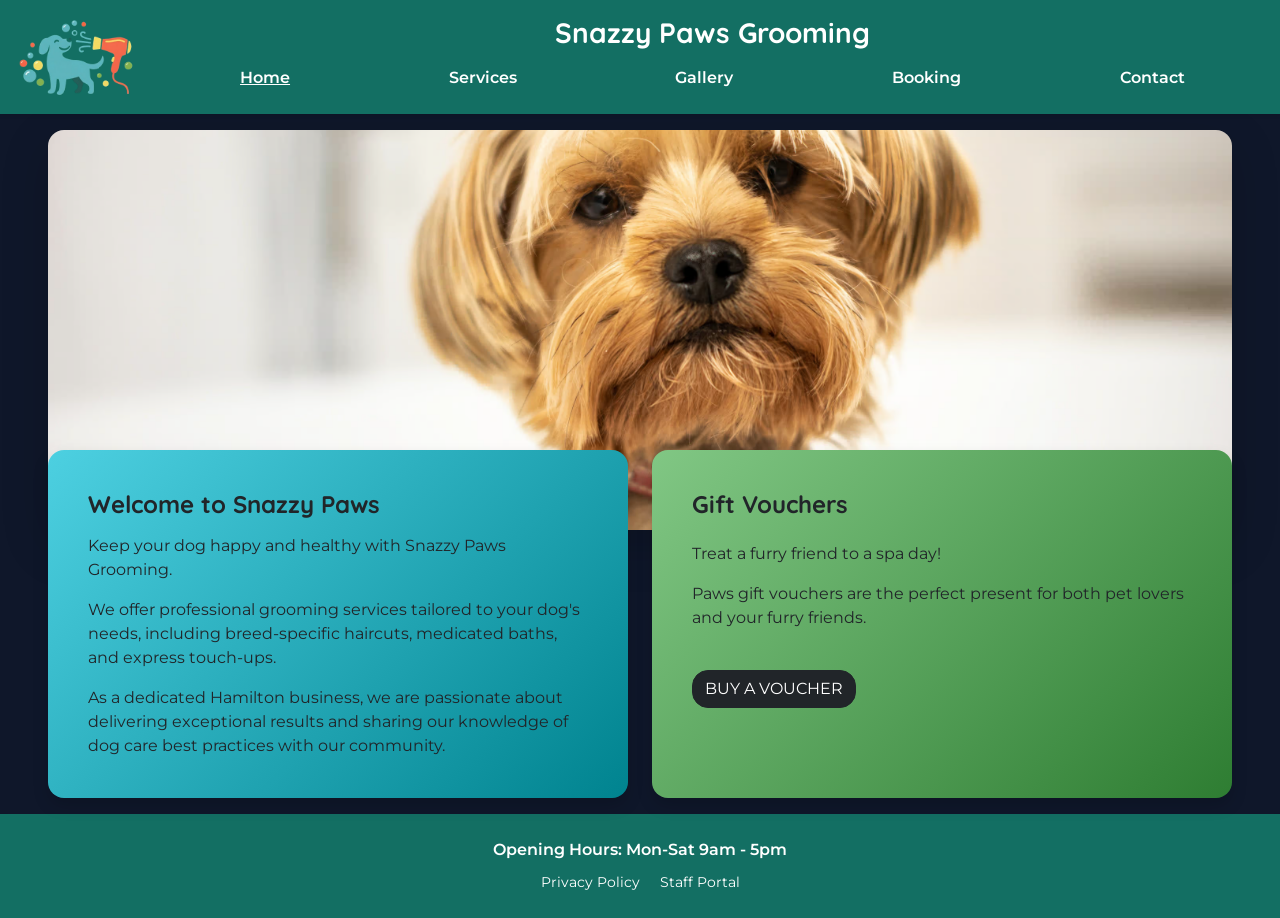
<file: index.html>
<!DOCTYPE html>
<html lang="en">

<head>
    <!-- Google Analytics tracking script -->
    <script async src="https://www.googletagmanager.com/gtag/js?id=G-SWHRCL3EZL"></script>
    <script>
        window.dataLayer = window.dataLayer || [];
        function analytics() { dataLayer.push(arguments); }
        analytics('js', new Date());

        analytics('config', 'G-SWHRCL3EZL');
    </script>

    <meta charset="UTF-8">
    <meta name="viewport" content="width=device-width, initial-scale=1.0">

    <title>Snazzy Paws</title>
    <meta name="description" content="Welcome to Snazzy Paws Grooming in Hamilton. We provide professional dog grooming services including breed-specific haircuts, medicated baths, and express touch-ups.">
    <!-- Bootstrap CSS -->
    <link href="https://cdn.jsdelivr.net/npm/bootstrap@5.3.2/dist/css/bootstrap.min.css" rel="stylesheet"
        integrity="sha384-T3c6CoIi6uLrA9TneNEoa7RxnatzjcDSCmG1MXxSR1GAsXEV/Dwwykc2MPK8M2HN" crossorigin="anonymous">
    <!-- Google Fonts -->
    <link rel="preconnect" href="https://fonts.googleapis.com">
    <link rel="preconnect" href="https://fonts.gstatic.com" crossorigin>
    <link
        href="https://fonts.googleapis.com/css2?family=Montserrat:wght@400;700&family=Quicksand:wght@400;600;700&display=swap"
        rel="stylesheet">

    <!-- Custom stylesheet -->
    <link rel="stylesheet" href="css/styles.css">
</head>

<body>

    <!-- Header and navigation bar -->
    <header class="bg-primary shadow-sm sticky-top">
        <nav class="navbar navbar-expand-md navbar-dark py-2 py-md-3">
            <div class="container-fluid px-3 align-items-center">

                <!-- Mobile logo and page title -->
                <a class="navbar-brand d-flex align-items-center me-0 d-md-none" href="#" style="max-width: 80%;">
                    <img src="images/snazzy-paws-logo.png" alt="Snazzy Paws Logo" class="logo-fluid me-2">
                    <div class="d-flex flex-column" style="min-width: 0;">
                        <h1 class="m-0 fs-fluid-title text-white lh-sm text-truncate">Snazzy Paws Grooming</h1>
                        <span class="text-uppercase fw-bold text-white mt-1" style="font-size: 0.8rem;">Home</span>
                    </div>
                </a>

                <!-- Desktop logo -->
                <a class="navbar-brand d-none d-md-flex align-items-center me-4 p-0" href="#">
                    <img src="images/snazzy-paws-logo.png" alt="Snazzy Paws Logo" class="logo-fluid">
                </a>

                <!-- Mobile menu toggle -->
                <button class="navbar-toggler border-0 px-1 shadow-none ms-auto" type="button" data-bs-toggle="collapse"
                    data-bs-target="#navbarContent" aria-controls="navbarContent" aria-expanded="false"
                    aria-label="Toggle navigation">
                    <span class="navbar-toggler-icon"></span>
                </button>

                <!-- Collapsible nav links -->
                <div class="collapse navbar-collapse flex-column align-items-stretch" id="navbarContent">

                    <!-- Desktop page heading -->
                    <h1 class="d-none d-md-block m-0 mb-2 fs-fluid-title text-white text-center">Snazzy Paws Grooming
                    </h1>

                    <ul class="navbar-nav nav-fill w-100 snazzy-nav gap-2 gap-md-0 mt-3 mt-md-0 text-center">
                        <li class="nav-item">
                            <a class="nav-link active fw-semibold" href="index.html">Home</a>
                        </li>
                        <li class="nav-item">
                            <a class="nav-link fw-semibold" href="services.html">Services</a>
                        </li>
                        <li class="nav-item">
                            <a class="nav-link fw-semibold" href="gallery.html">Gallery</a>
                        </li>
                        <li class="nav-item">
                            <a class="nav-link fw-semibold" href="booking.html">Booking</a>
                        </li>
                        <li class="nav-item">
                            <a class="nav-link fw-semibold" href="contact.html">Contact</a>
                        </li>
                    </ul>
                </div>

            </div>
        </nav>
    </header>

    <main>
        <!-- Hero image section -->
        <section class="container-xxl pb-2 px-5 mt-3">
            <img src="images/hero-image.avif" alt="Hero Image" class="w-100 rounded-4 shadow-lg object-fit-cover"
                style="max-height: 400px;">
        </section>

        <!-- Main feature cards -->
        <div class="container-fluid position-relative z-2 px-5" style="margin-top: -7rem;">
            <div class="row row-cols-1 row-cols-md-2 g-4 mb-3">

                <div class="col">
                    <div class="card h-100 shadow rounded-4 border-0 p-4 card-1 text-dark">
                        <div class="card-body">
                            <h2 class="card-title fw-bold">Welcome to Snazzy Paws</h2>
                            <p class="card-text mt-3 bs-body-font-family">Keep your dog happy and healthy with Snazzy
                                Paws Grooming.</p>
                            <p class="card-text bs-body-font-family"> We offer professional grooming services tailored
                                to your dog's needs, including breed-specific haircuts, medicated baths, and express
                                touch-ups.</p>
                            <p class="card-text bs-body-font-family"> As a dedicated Hamilton business, we are
                                passionate about delivering exceptional results and sharing our knowledge of dog care
                                best practices with our community.</p>
                        </div>
                    </div>
                </div>

                <div class="col">
                    <div class="card h-100 shadow rounded-4 border-0 p-4 card-2 text-dark">
                        <div class="card-body d-flex flex-column">
                            <h2 class="card-title fw-bold">Gift Vouchers</h2>
                            <p class="card-text mt-3">Treat a furry friend to a spa day!</p>
                            <p class="card-text">Paws gift vouchers are the perfect present for both pet lovers and your
                                furry friends.</p>

                            <!-- Opens voucher modal -->
                            <button type="button" class="btn btn-dark mt-4 align-self-start rounded-4"
                                data-bs-toggle="modal" data-bs-target="#voucherModal">
                                BUY A VOUCHER
                            </button>
                        </div>
                    </div>
                </div>

            </div>
        </div>
    </main>

    <!-- Voucher purchase modal -->
    <div class="modal fade" id="voucherModal" tabindex="-1" aria-labelledby="voucherModalLabel" aria-hidden="true">
        <div class="modal-dialog modal-dialog-centered modal-fullscreen-md-down modal-lg">
            <div class="modal-content border-0 shadow card-2">

                <form action="#voucher-success" method="GET" class="d-flex flex-column h-100">

                    <div class="modal-header border-0 pb-0">
                        <h5 class="modal-title fw-bold fs-3 text-dark" id="voucherModalLabel">Purchase a Voucher</h5>
                        <button type="button" class="btn-close" data-bs-dismiss="modal" aria-label="Close"></button>
                    </div>

                    <div class="modal-body text-dark">
                        <div class="row g-3">
                            <div class="col-12">
                                <label for="buyer-name" class="form-label fw-semibold">Your Name</label>
                                <input id="buyer-name" name="buyer-name" type="text"
                                    class="form-control bg-white border-0 text-dark p-3 shadow-sm" required>
                            </div>

                            <div class="col-12">
                                <label for="email" class="form-label fw-semibold">Your Email Address</label>
                                <input id="email" type="email" name="email"
                                    class="form-control bg-white border-0 text-dark p-3 shadow-sm" required>
                            </div>

                            <div class="col-12">
                                <label for="amount" class="form-label fw-semibold">Select Voucher Amount</label>
                                <select id="amount" name="amount"
                                    class="form-select bg-white border-0 text-dark p-3 shadow-sm" required>
                                    <option value="" disabled selected>Select Voucher Amount</option>
                                    <option value="50">$50</option>
                                    <option value="100">$100</option>
                                    <option value="150">$150</option>
                                </select>
                            </div>

                            <div class="col-12">
                                <label for="recipient" class="form-label fw-semibold">Recipient's Name</label>
                                <input id="recipient" type="text" name="recipient"
                                    class="form-control bg-white border-0 text-dark p-3 shadow-sm" required>
                            </div>

                            <div class="col-12">
                                <label for="recipient-email" class="form-label fw-semibold">Recipient's Email
                                    (Optional)</label>
                                <input id="recipient-email" type="email" name="recipient-email"
                                    class="form-control bg-white border-0 text-dark p-3 shadow-sm">
                            </div>

                            <div class="col-12">
                                <label for="message" class="form-label fw-semibold">Add a custom message...</label>
                                <textarea id="message" name="message" rows="4"
                                    class="form-control bg-white border-0 text-dark p-3 shadow-sm"></textarea>
                            </div>
                        </div>
                    </div>

                    <div class="modal-footer border-0 pt-0">
                        <button type="button" class="btn btn-dark" data-bs-dismiss="modal">Cancel</button>
                        <button type="submit" class="btn btn-primary">Buy Voucher</button>
                    </div>

                </form>

            </div>
        </div>
    </div>

    <!-- Footer with links -->
    <footer class="bg-primary py-4 shadow-sm d-flex flex-column align-items-center justify-content-center">
        <section class="m-0 text-white text-center">
            <p class="fw-semibold m-0">Opening Hours: Mon-Sat 9am - 5pm</p>
            <div class="mt-2">
                <a href="privacy.html" class="text-white text-decoration-none me-3 small">Privacy Policy</a>
                <a href="staff/roster.html" class="text-white text-decoration-none small">Staff Portal</a>
            </div>
        </section>
    </footer>

    <!-- Bootstrap JavaScript bundle -->
    <script src="https://cdn.jsdelivr.net/npm/bootstrap@5.3.2/dist/js/bootstrap.bundle.min.js"
        integrity="sha384-C6RzsynM9kWDrMNeT87bh95OGNyZPhcTNXj1NW7RuBCsyN/o0jlpcV8Qyq46cDfL"
        crossorigin="anonymous"></script>
</body>

</html>
</file>
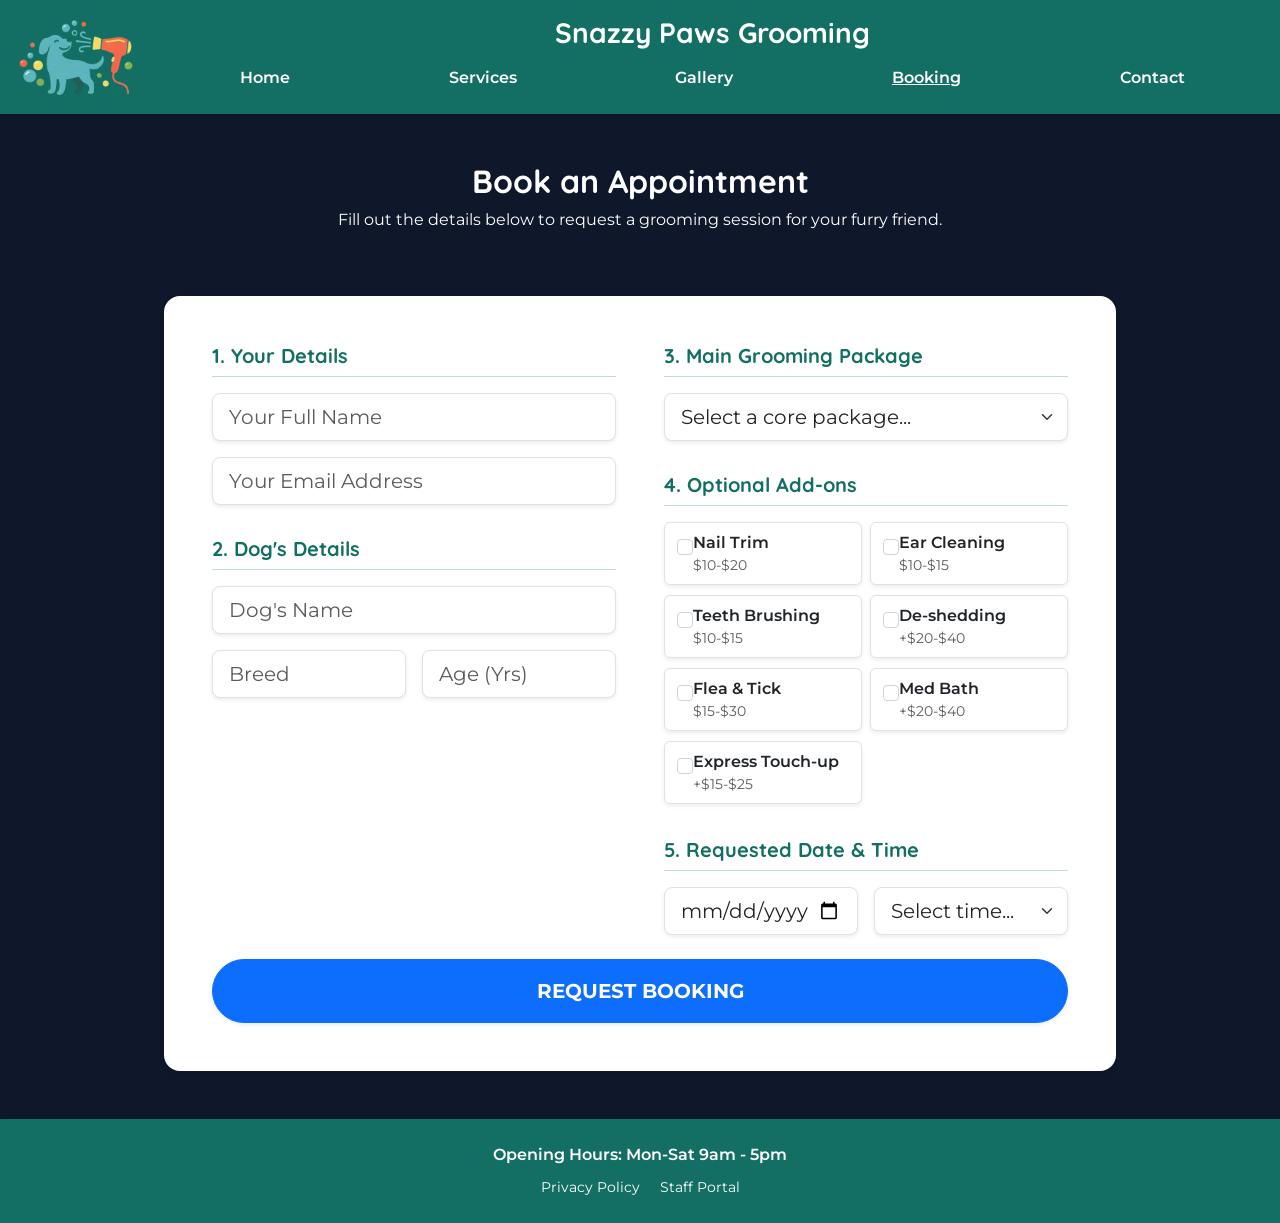
<file: booking.html>
<!DOCTYPE html>
<html lang="en">

<head>
    <!-- Google Analytics tracking script -->
    <script async src="https://www.googletagmanager.com/gtag/js?id=G-SWHRCL3EZL"></script>
    <script>
        window.dataLayer = window.dataLayer || [];
        function analytics() { dataLayer.push(arguments); }
        analytics('js', new Date());

        analytics('config', 'G-SWHRCL3EZL');
    </script>

    <meta charset="UTF-8">
    <meta name="viewport" content="width=device-width, initial-scale=1.0">
    <title>Snazzy Paws Grooming - Booking</title>
    <meta name="description"
        content="Schedule your dog's next grooming session at Snazzy Paws. Choose from our professional bath, brush, and haircut packages to keep your pet looking great.">

    <!-- Bootstrap CSS -->
    <link href="https://cdn.jsdelivr.net/npm/bootstrap@5.3.2/dist/css/bootstrap.min.css" rel="stylesheet"
        integrity="sha384-T3c6CoIi6uLrA9TneNEoa7RxnatzjcDSCmG1MXxSR1GAsXEV/Dwwykc2MPK8M2HN" crossorigin="anonymous">
    <!-- Google Fonts -->
    <link rel="preconnect" href="https://fonts.googleapis.com">
    <link rel="preconnect" href="https://fonts.gstatic.com" crossorigin>
    <link
        href="https://fonts.googleapis.com/css2?family=Montserrat:wght@400;700&family=Quicksand:wght@400;600;700&display=swap"
        rel="stylesheet">
    <!-- Custom stylesheet -->
    <link rel="stylesheet" href="css/styles.css">
</head>

<body>

    <!-- Page header and navigation -->
    <header class="bg-primary shadow-sm sticky-top">
        <nav class="navbar navbar-expand-md navbar-dark py-2 py-md-3">
            <div class="container-fluid px-3 align-items-center">
                <a class="navbar-brand d-flex align-items-center me-0 d-md-none" href="#" style="max-width: 80%;">
                    <img src="images/snazzy-paws-logo.png" alt="Snazzy Paws Logo" class="logo-fluid me-2">
                    <div class="d-flex flex-column" style="min-width: 0;">
                        <h1 class="m-0 fs-fluid-title text-white lh-sm text-truncate">Snazzy Paws Grooming</h1>
                        <span class="text-uppercase fw-bold text-white mt-1" style="font-size: 0.8rem;">Booking</span>
                    </div>
                </a>
                <a class="navbar-brand d-none d-md-flex align-items-center me-4 p-0" href="#">
                    <img src="images/snazzy-paws-logo.png" alt="Snazzy Paws Logo" class="logo-fluid">
                </a>
                <button class="navbar-toggler border-0 px-1 shadow-none ms-auto" type="button" data-bs-toggle="collapse"
                    data-bs-target="#navbarContent">
                    <span class="navbar-toggler-icon"></span>
                </button>
                <div class="collapse navbar-collapse flex-column align-items-stretch" id="navbarContent">
                    <h1 class="d-none d-md-block m-0 mb-2 fs-fluid-title text-white text-center">Snazzy Paws Grooming
                    </h1>
                    <ul class="navbar-nav nav-fill w-100 snazzy-nav gap-2 gap-md-0 mt-3 mt-md-0 text-center">
                        <li class="nav-item"><a class="nav-link fw-semibold" href="index.html">Home</a></li>
                        <li class="nav-item"><a class="nav-link fw-semibold" href="services.html">Services</a></li>
                        <li class="nav-item"><a class="nav-link fw-semibold" href="gallery.html">Gallery</a></li>
                        <li class="nav-item"><a class="nav-link active fw-semibold" href="booking.html"
                                aria-current="page">Booking</a></li>
                        <li class="nav-item"><a class="nav-link fw-semibold" href="contact.html">Contact</a></li>
                    </ul>
                </div>
            </div>
        </nav>
    </header>

    <main>
        <section class="text-center py-5">
            <h2>Book an Appointment</h2>
            <p>Fill out the details below to request a grooming session for your furry friend.</p>
        </section>

        <div class="container px-4 pb-5" style="max-width: 1000px;">
            <div class="card shadow-sm rounded-4 border-0 p-4 p-md-5 bg-white">

                <div id="booking-success" class="alert alert-success text-center d-none shadow-sm rounded-4 py-5"
                    role="alert">
                    <h2 class="alert-heading fw-bold mb-3">Booking Requested! 🐾</h2>
                    <p class="fs-5">Thank you! We have received your request and will contact you shortly to confirm
                        your appointment time.</p>
                    <button type="button" class="btn btn-primary rounded-pill px-4 mt-3 fw-bold"
                        onclick="location.reload()">Book Another</button>
                </div>

                <!-- Booking form starts here -->
                <form id="the-booking-form" class="needs-validation" novalidate>
                    <div class="row g-4 g-lg-5">

                        <!-- Column 1: Customer and dog details -->
                        <div class="col-12 col-lg-6 d-flex flex-column gap-3">
                            <h3 class="h5 text-primary border-bottom border-primary border-opacity-25 pb-2 m-0 fw-bold">
                                1. Your Details</h3>
                            <div>
                                <input type="text" class="form-control form-control-lg bg-white text-dark shadow-sm"
                                    aria-label="Your Full Name" name="owner_name" placeholder="Your Full Name" required>
                                <div class="invalid-feedback">Please enter your full name.</div>
                            </div>
                            <div>
                                <input type="email" class="form-control form-control-lg bg-white text-dark shadow-sm"
                                    aria-label="Your Email Address" name="owner_email" placeholder="Your Email Address"
                                    required>
                                <div class="invalid-feedback">Please enter a valid email address.</div>
                            </div>

                            <h3
                                class="h5 text-primary border-bottom border-primary border-opacity-25 pb-2 m-0 mt-3 fw-bold">
                                2. Dog's Details</h3>
                            <div>
                                <input type="text" class="form-control form-control-lg bg-white text-dark shadow-sm"
                                    aria-label="Dog's Name" name="dog_name" placeholder="Dog's Name" required>
                                <div class="invalid-feedback">Please enter your dog's name.</div>
                            </div>

                            <div class="row g-3">
                                <div class="col-12 col-sm-6">
                                    <input type="text" class="form-control form-control-lg bg-white text-dark shadow-sm"
                                        aria-label="Dog's Breed" name="dog_breed" placeholder="Breed" required>
                                    <div class="invalid-feedback">Please enter a breed.</div>
                                </div>
                                <div class="col-12 col-sm-6">
                                    <input type="number"
                                        class="form-control form-control-lg bg-white text-dark shadow-sm"
                                        aria-label="Dog's Age in Years" name="dog_age" placeholder="Age (Yrs)" min="0"
                                        max="30" required>
                                    <div class="invalid-feedback">Please enter a valid age.</div>
                                </div>
                            </div>
                        </div>

                        <!-- Column 2: Package selection and appointment time -->
                        <div class="col-12 col-lg-6 d-flex flex-column gap-3">
                            <h3 class="h5 text-primary border-bottom border-primary border-opacity-25 pb-2 m-0 fw-bold">
                                3. Main Grooming Package</h3>
                            <div>
                                <select class="form-select form-select-lg bg-white text-dark shadow-sm"
                                    aria-label="Core Package" name="main_service" required>
                                    <option value="" disabled selected>Select a core package...</option>
                                    <option value="bath_brush">Bath and Brush ($25-$50)</option>
                                    <option value="haircut">Haircut Package ($45-$85)</option>
                                    <option value="full_groom">Full Grooming Package ($60-$120)</option>
                                    <option value="puppy">Puppy Package ($30-$60)</option>
                                    <option value="senior">Senior Dog Package ($40-$80)</option>
                                    <option value="spa">Luxury Spa Package ($75-$150)</option>
                                    <option value="special">Special-Breed Cut (Consultation)</option>
                                </select>
                                <div class="invalid-feedback">Please select a primary package.</div>
                            </div>

                            <h3
                                class="h5 text-primary border-bottom border-primary border-opacity-25 pb-2 m-0 mt-3 fw-bold">
                                4. Optional Add-ons</h3>
                            <div class="row g-2">
                                <div class="col-12 col-sm-6">
                                    <div class="form-check p-2 rounded border bg-white shadow-sm">
                                        <input class="form-check-input ms-1 mt-2" type="checkbox" name="addon"
                                            value="nails" id="addonNails">
                                        <label class="form-check-label ms-2 d-flex flex-column text-dark"
                                            for="addonNails">
                                            <span class="fw-semibold">Nail Trim</span>
                                            <span class="small text-muted">$10-$20</span>
                                        </label>
                                    </div>
                                </div>
                                <div class="col-12 col-sm-6">
                                    <div class="form-check p-2 rounded border bg-white shadow-sm">
                                        <input class="form-check-input ms-1 mt-2" type="checkbox" name="addon"
                                            value="ears" id="addonEars">
                                        <label class="form-check-label ms-2 d-flex flex-column text-dark"
                                            for="addonEars">
                                            <span class="fw-semibold">Ear Cleaning</span>
                                            <span class="small text-muted">$10-$15</span>
                                        </label>
                                    </div>
                                </div>
                                <div class="col-12 col-sm-6">
                                    <div class="form-check p-2 rounded border bg-white shadow-sm">
                                        <input class="form-check-input ms-1 mt-2" type="checkbox" name="addon"
                                            value="teeth" id="addonTeeth">
                                        <label class="form-check-label ms-2 d-flex flex-column text-dark"
                                            for="addonTeeth">
                                            <span class="fw-semibold">Teeth Brushing</span>
                                            <span class="small text-muted">$10-$15</span>
                                        </label>
                                    </div>
                                </div>
                                <div class="col-12 col-sm-6">
                                    <div class="form-check p-2 rounded border bg-white shadow-sm">
                                        <input class="form-check-input ms-1 mt-2" type="checkbox" name="addon"
                                            value="deshed" id="addonDeshed">
                                        <label class="form-check-label ms-2 d-flex flex-column text-dark"
                                            for="addonDeshed">
                                            <span class="fw-semibold">De-shedding</span>
                                            <span class="small text-muted">+$20-$40</span>
                                        </label>
                                    </div>
                                </div>
                                <div class="col-12 col-sm-6">
                                    <div class="form-check p-2 rounded border bg-white shadow-sm">
                                        <input class="form-check-input ms-1 mt-2" type="checkbox" name="addon"
                                            value="flea" id="addonFlea">
                                        <label class="form-check-label ms-2 d-flex flex-column text-dark"
                                            for="addonFlea">
                                            <span class="fw-semibold">Flea & Tick</span>
                                            <span class="small text-muted">$15-$30</span>
                                        </label>
                                    </div>
                                </div>
                                <div class="col-12 col-sm-6">
                                    <div class="form-check p-2 rounded border bg-white shadow-sm">
                                        <input class="form-check-input ms-1 mt-2" type="checkbox" name="addon"
                                            value="medicated" id="addonMed">
                                        <label class="form-check-label ms-2 d-flex flex-column text-dark"
                                            for="addonMed">
                                            <span class="fw-semibold">Med Bath</span>
                                            <span class="small text-muted">+$20-$40</span>
                                        </label>
                                    </div>
                                </div>
                                <div class="col-12 col-sm-6">
                                    <div class="form-check p-2 rounded border bg-white shadow-sm">
                                        <input class="form-check-input ms-1 mt-2" type="checkbox" name="addon"
                                            value="express" id="addonExpress">
                                        <label class="form-check-label ms-2 d-flex flex-column text-dark"
                                            for="addonExpress">
                                            <span class="fw-semibold">Express Touch-up</span>
                                            <span class="small text-muted">+$15-$25</span>
                                        </label>
                                    </div>
                                </div>
                            </div>

                            <h3
                                class="h5 text-primary border-bottom border-primary border-opacity-25 pb-2 m-0 mt-3 fw-bold">
                                5. Requested Date & Time</h3>
                            <div class="row g-3">
                                <div class="col-12 col-sm-6">
                                    <input type="date" class="form-control form-control-lg bg-white text-dark shadow-sm"
                                        aria-label="Appointment date" name="appt_date" id="apptDate" required>
                                    <div class="invalid-feedback" id="date-feedback">Please select a valid future date
                                        (Mon-Sat).</div>
                                </div>
                                <div class="col-12 col-sm-6">
                                    <select class="form-select form-select-lg bg-white text-dark shadow-sm"
                                        aria-label="Appointment time" name="appt_time" required>
                                        <option value="" disabled selected>Select time...</option>
                                        <option value="09:00">09:00 AM</option>
                                        <option value="09:30">09:30 AM</option>
                                        <option value="10:00">10:00 AM</option>
                                        <option value="10:30">10:30 AM</option>
                                        <option value="11:00">11:00 AM</option>
                                        <option value="11:30">11:30 AM</option>
                                        <option value="12:00">12:00 PM</option>
                                        <option value="12:30">12:30 PM</option>
                                        <option value="13:00">01:00 PM</option>
                                        <option value="13:30">01:30 PM</option>
                                        <option value="14:00">02:00 PM</option>
                                        <option value="14:30">02:30 PM</option>
                                        <option value="15:00">03:00 PM</option>
                                        <option value="15:30">03:30 PM</option>
                                        <option value="16:00">04:00 PM</option>
                                        <option value="16:30">04:30 PM</option>
                                        <option value="17:00">05:00 PM</option>
                                    </select>
                                    <div class="invalid-feedback">Please select a time.</div>
                                </div>
                            </div>
                        </div>
                    </div>

                    <!-- Submit button for booking request -->
                    <button type="submit"
                        class="btn btn-primary btn-lg w-100 mt-4 rounded-pill fw-bold shadow-sm py-3 text-uppercase">Request
                        Booking</button>
                </form>
            </div>
        </div>
    </main>

    <!-- Footer with opening hours and links -->
    <footer class="bg-primary py-4 shadow-sm d-flex flex-column align-items-center justify-content-center">
        <section class="m-0 text-white text-center">
            <p class="fw-semibold m-0">Opening Hours: Mon-Sat 9am - 5pm</p>
            <div class="mt-2">
                <a href="privacy.html" class="text-white text-decoration-none me-3 small">Privacy Policy</a>
                <a href="roster.html" class="text-white text-decoration-none small">Staff Portal</a>
            </div>
        </section>
    </footer>

    <!-- Bootstrap JavaScript bundle -->
    <script src="https://cdn.jsdelivr.net/npm/bootstrap@5.3.2/dist/js/bootstrap.bundle.min.js"
        integrity="sha384-C6RzsynM9kWDrMNeT87bh95OGNyZPhcTNXj1NW7RuBCsyN/o0jlpcV8Qyq46cDfL"
        crossorigin="anonymous"></script>
    <!-- Booking form validation and submit handling -->
    <script>
        (function () {
            'use strict'

            var form = document.getElementById('the-booking-form');
            var successMessage = document.getElementById('booking-success');
            var dateInput = document.getElementById('apptDate');
            var dateFeedback = document.getElementById('date-feedback');

            // Set minimum selectable date to today
            var today = new Date();
            var dd = String(today.getDate()).padStart(2, '0');
            var mm = String(today.getMonth() + 1).padStart(2, '0');
            var yyyy = today.getFullYear();
            var minDate = yyyy + '-' + mm + '-' + dd;
            dateInput.setAttribute('min', minDate);

            // Custom validation: prevent Sunday booking
            dateInput.addEventListener('input', function () {
                var selectedDateValue = this.value;
                if (selectedDateValue) {
                    var parts = selectedDateValue.split('-');
                    var localDate = new Date(parts[0], parts[1] - 1, parts[2]);

                    if (localDate.getDay() === 0) {
                        this.setCustomValidity('We are closed on Sundays.');
                        dateFeedback.textContent = 'We are closed on Sundays. Please select a day between Monday and Saturday.';
                    } else {
                        this.setCustomValidity('');
                        dateFeedback.textContent = 'Please select a valid future date (Mon-Sat).';
                    }
                }
            });

            // Handle form submission and show success message
            form.addEventListener('submit', function (event) {
                event.preventDefault();
                event.stopPropagation();

                if (form.checkValidity()) {
                    form.classList.add('d-none');
                    successMessage.classList.remove('d-none');
                    window.scrollTo({ top: 0, behavior: 'smooth' });
                }

                form.classList.add('was-validated');
            }, false);
        })()
    </script>
</body>

</html>
</file>
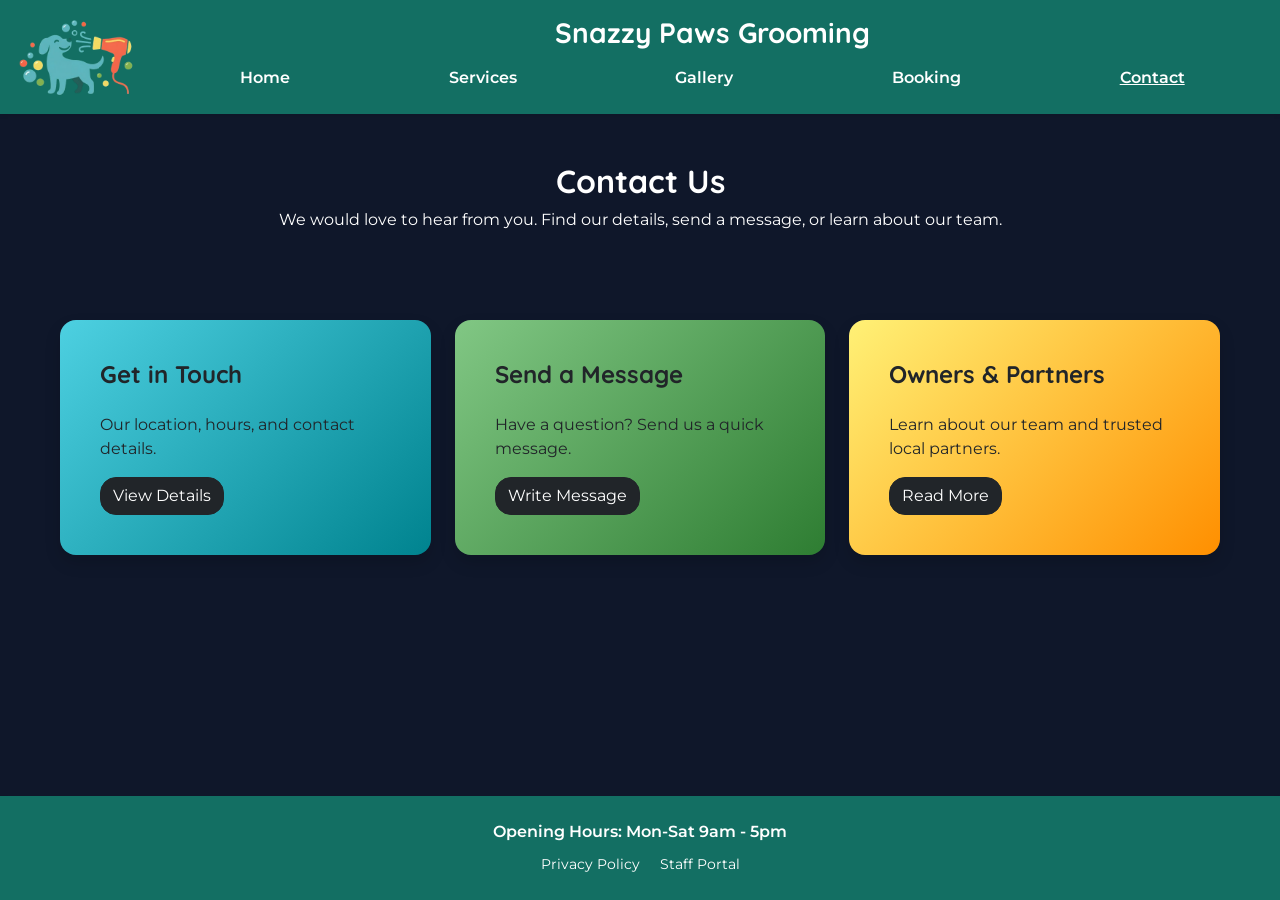
<file: contact.html>
<!DOCTYPE html>
<html lang="en">

<head>
    <!-- Google Analytics tracking script -->
    <script async src="https://www.googletagmanager.com/gtag/js?id=G-SWHRCL3EZL"></script>
    <script>
        window.dataLayer = window.dataLayer || [];
        function analytics() { dataLayer.push(arguments); }
        analytics('js', new Date());

        analytics('config', 'G-SWHRCL3EZL');
    </script>
    <meta charset="UTF-8">
    <meta name="viewport" content="width=device-width, initial-scale=1.0">
    <title>Snazzy Paws Grooming - Contact</title>
    <meta name="description"
        content="Get in touch with Snazzy Paws Grooming. Find our salon location, opening hours, and contact details to ask questions or book your dog's next spa day.">

    <!-- Bootstrap CSS -->
    <link href="https://cdn.jsdelivr.net/npm/bootstrap@5.3.2/dist/css/bootstrap.min.css" rel="stylesheet"
        integrity="sha384-T3c6CoIi6uLrA9TneNEoa7RxnatzjcDSCmG1MXxSR1GAsXEV/Dwwykc2MPK8M2HN" crossorigin="anonymous">
    <!-- Google Fonts -->
    <link rel="preconnect" href="https://fonts.googleapis.com">
    <link rel="preconnect" href="https://fonts.gstatic.com" crossorigin>
    <link
        href="https://fonts.googleapis.com/css2?family=Montserrat:wght@400;700&family=Quicksand:wght@400;600;700&display=swap"
        rel="stylesheet">
    <!-- Custom stylesheet -->
    <link rel="stylesheet" href="css/styles.css">
</head>

<body class="d-flex flex-column min-vh-100">

    <!-- Page header and navigation -->
    <header class="bg-primary shadow-sm sticky-top">
        <nav class="navbar navbar-expand-md navbar-dark py-2 py-md-3">
            <div class="container-fluid px-3 align-items-center">
                <a class="navbar-brand d-flex align-items-center me-0 d-md-none" href="#" style="max-width: 80%;">
                    <img src="images/snazzy-paws-logo.png" alt="Snazzy Paws Logo" class="logo-fluid me-2">
                    <div class="d-flex flex-column" style="min-width: 0;">
                        <h1 class="m-0 fs-fluid-title text-white lh-sm text-truncate">Snazzy Paws Grooming</h1>
                        <span class="text-uppercase fw-bold text-white mt-1" style="font-size: 0.8rem;">Contact</span>
                    </div>
                </a>
                <a class="navbar-brand d-none d-md-flex align-items-center me-4 p-0" href="#">
                    <img src="images/snazzy-paws-logo.png" alt="Snazzy Paws Logo" class="logo-fluid">
                </a>
                <button class="navbar-toggler border-0 px-1 shadow-none ms-auto" type="button" data-bs-toggle="collapse"
                    data-bs-target="#navbarContent">
                    <span class="navbar-toggler-icon"></span>
                </button>
                <div class="collapse navbar-collapse flex-column align-items-stretch" id="navbarContent">
                    <h1 class="d-none d-md-block m-0 mb-2 fs-fluid-title text-white text-center">Snazzy Paws Grooming
                    </h1>
                    <ul class="navbar-nav nav-fill w-100 snazzy-nav gap-2 gap-md-0 mt-3 mt-md-0 text-center">
                        <li class="nav-item"><a class="nav-link fw-semibold" href="index.html">Home</a></li>
                        <li class="nav-item"><a class="nav-link fw-semibold" href="services.html">Services</a></li>
                        <li class="nav-item"><a class="nav-link fw-semibold" href="gallery.html">Gallery</a></li>
                        <li class="nav-item"><a class="nav-link fw-semibold" href="booking.html">Booking</a></li>
                        <li class="nav-item"><a class="nav-link active fw-semibold" href="contact.html"
                                aria-current="page">Contact</a></li>
                    </ul>
                </div>
            </div>
        </nav>
    </header>

    <main class="flex-grow-1">
        <!-- Page intro section -->
        <section class="text-center py-5">
            <h2>Contact Us</h2>
            <p>We would love to hear from you. Find our details, send a message, or learn about our team.</p>
        </section>

        <!-- Card actions for contact options -->
        <div class="container-fluid position-relative z-2 px-5">
            <div class="row row-cols-1 row-cols-md-3 g-4 mb-3 card-wrapper">

                <div class="col">
                    <div class="card h-100 shadow rounded-4 border-0 p-4 card-1 text-dark">
                        <div class="card-body d-flex flex-column">
                            <h2 class="card-title fw-bold">Get in Touch</h2>
                            <p class="card-text mt-3">Our location, hours, and contact details.</p>
                            <button type="button" class="btn btn-dark mt-auto align-self-start rounded-4"
                                data-bs-toggle="modal" data-bs-target="#modal-contact-info">View Details</button>
                        </div>
                    </div>
                </div>

                <div class="col">
                    <div class="card h-100 shadow rounded-4 border-0 p-4 card-2 text-dark">
                        <div class="card-body d-flex flex-column">
                            <h2 class="card-title fw-bold">Send a Message</h2>
                            <p class="card-text mt-3">Have a question? Send us a quick message.</p>
                            <button type="button" class="btn btn-dark mt-auto align-self-start rounded-4"
                                data-bs-toggle="modal" data-bs-target="#modal-contact-message">Write Message</button>
                        </div>
                    </div>
                </div>

                <div class="col">
                    <div class="card h-100 shadow rounded-4 border-0 p-4 card-3 text-dark">
                        <div class="card-body d-flex flex-column">
                            <h2 class="card-title fw-bold">Owners & Partners</h2>
                            <p class="card-text mt-3">Learn about our team and trusted local partners.</p>
                            <button type="button" class="btn btn-dark mt-auto align-self-start rounded-4"
                                data-bs-toggle="modal" data-bs-target="#modal-contact-about">Read More</button>
                        </div>
                    </div>
                </div>

            </div>
        </div>
    </main>

    <!-- Modals -->

    <!-- Contact Info Modal: shows address, phone, email, and map -->
    <div class="modal fade" id="modal-contact-info" tabindex="-1">
        <div class="modal-dialog modal-fullscreen">
            <div class="modal-content border-0 shadow card-1 p-4 position-relative text-dark">
                <button type="button"
                    class="btn btn-dark rounded-circle position-absolute top-0 end-0 m-3 shadow d-flex align-items-center justify-content-center"
                    style="width: 40px; height: 40px; z-index: 1050;" data-bs-dismiss="modal"
                    aria-label="Close">✕</button>
                <div class="mt-4 pt-2 w-100 mx-auto" style="max-width: 800px;">
                    <h2>Get in Touch</h2>
                    <p>Our location, hours, and contact details.</p>

                    <ul class="list-unstyled mt-4 fs-5 lh-lg fw-semibold text-dark">
                        <li class="mb-2">📍 Formation Dr The Base Parade, Te Rapa, Hamilton 3200, NZ</li>
                        <li class="mb-2">📞 (07) 555-1234</li>
                        <li class="mb-2">✉️ hello@snazzypaws.co.nz</li>
                    </ul>

                    <div class="rounded-4 overflow-hidden mt-4 shadow-sm bg-white p-1">
                        <iframe
                            src="https://maps.google.com/maps?q=Formation+Dr,+The+Base+Parade,+Te+Rapa,+Hamilton+3200,+NZ&output=embed"
                            allowfullscreen="" title="Google Maps location of Snazzy Paws Grooming"
                            class="w-100 border-0 rounded-3" style="height: 350px;"></iframe>
                    </div>

                    <button type="button" class="btn btn-dark rounded-4 mt-4" data-bs-dismiss="modal">Close</button>
                </div>
            </div>
        </div>
    </div>

    <!-- Message Form Modal: send a quick message to the salon -->
    <div class="modal fade" id="modal-contact-message" tabindex="-1">
        <div class="modal-dialog modal-fullscreen">
            <div class="modal-content border-0 shadow card-2 p-4 position-relative text-dark">
                <button type="button"
                    class="btn btn-dark rounded-circle position-absolute top-0 end-0 m-3 shadow d-flex align-items-center justify-content-center"
                    style="width: 40px; height: 40px; z-index: 1050;" data-bs-dismiss="modal"
                    aria-label="Close">✕</button>
                <div class="mt-4 pt-2 w-100 mx-auto" style="max-width: 800px;">
                    <h2>Send a Message</h2>
                    <p>Have a question? Send us a quick message.</p>

                    <div id="message-success"
                        class="alert alert-success text-center d-none shadow-sm rounded-4 mt-4 py-4" role="alert">
                        <h3 class="alert-heading fw-bold mb-3">Message Sent! 🐾</h3>
                        <p class="mb-4">Thank you! We have received your inquiry and will respond shortly.</p>
                        <button type="button" class="btn btn-primary rounded-pill px-4 fw-bold"
                            onclick="document.getElementById('message-success').classList.add('d-none'); document.getElementById('the-contact-form').classList.remove('d-none'); document.getElementById('the-contact-form').reset();">Send
                            Another</button>
                    </div>

                    <form id="the-contact-form" class="mt-4 needs-validation" novalidate>
                        <div class="d-flex flex-column gap-3">
                            <div>
                                <input type="text"
                                    class="form-control form-control-lg bg-white text-dark shadow-sm border-0"
                                    aria-label="Your Name" name="name" placeholder="Your Name" required>
                                <div class="invalid-feedback text-dark fw-bold">Please enter your name.</div>
                            </div>
                            <div>
                                <input type="email"
                                    class="form-control form-control-lg bg-white text-dark shadow-sm border-0"
                                    aria-label="Your Email Address" name="email" placeholder="Your Email Address"
                                    required>
                                <div class="invalid-feedback text-dark fw-bold">Please enter a valid email address.
                                </div>
                            </div>
                            <div>
                                <textarea aria-label="Your Message" name="message"
                                    placeholder="Type your message here..." rows="5"
                                    class="form-control form-control-lg bg-white text-dark shadow-sm border-0"
                                    style="resize: vertical;" required></textarea>
                                <div class="invalid-feedback text-dark fw-bold">Please enter a message.</div>
                            </div>
                            <button type="submit"
                                class="btn btn-primary btn-lg w-100 mt-2 rounded-pill fw-bold shadow-sm py-3 text-uppercase">Send
                                Message</button>
                        </div>
                    </form>

                    <button type="button" class="btn btn-dark rounded-4 mt-4" data-bs-dismiss="modal">Close</button>
                </div>
            </div>
        </div>
    </div>

    <!-- About Us Modal: team and local partner details -->
    <div class="modal fade" id="modal-contact-about" tabindex="-1">
        <div class="modal-dialog modal-fullscreen">
            <div class="modal-content border-0 shadow card-3 p-4 position-relative text-dark">
                <button type="button"
                    class="btn btn-dark rounded-circle position-absolute top-0 end-0 m-3 shadow d-flex align-items-center justify-content-center"
                    style="width: 40px; height: 40px; z-index: 1050;" data-bs-dismiss="modal"
                    aria-label="Close">✕</button>
                <div class="mt-4 pt-2 w-100 mx-auto" style="max-width: 800px;">
                    <h2>Owners & Partners</h2>

                    <div class="mt-4">
                        <h3 class="h4 fw-bold">About Our Team</h3>
                        <p class="fs-5">Snazzy Paws Grooming is proudly owned and operated by passionate pet lovers
                            dedicated to providing top-tier, stress-free care for your furry best friends.</p>

                        <h3 class="h4 fw-bold mt-4 pt-2">Our Local Partners</h3>
                        <ul class="list-unstyled custom-paws-list mt-3">
                            <li><strong class="text-dark">Te Rapa Vet Clinic:</strong> Trusted veterinary care located
                                in the same shopping centre.</li>
                            <li><strong class="text-dark">Te Rapa Pet's R Us:</strong> Premium food and accessories for
                                healthy pets.</li>
                            <li><strong class="text-dark">Fur-real Training:</strong> Expert behavioral classes and
                                puppy school.</li>
                        </ul>
                    </div>

                    <button type="button" class="btn btn-dark rounded-4 mt-4" data-bs-dismiss="modal">Close</button>
                </div>
            </div>
        </div>
    </div>

    <!-- Footer with opening hours and links -->
    <footer class="bg-primary py-4 shadow-sm d-flex flex-column align-items-center justify-content-center">
        <section class="m-0 text-white text-center">
            <p class="fw-semibold m-0">Opening Hours: Mon-Sat 9am - 5pm</p>
            <div class="mt-2">
                <a href="privacy.html" class="text-white text-decoration-none me-3 small">Privacy Policy</a>
                <a href="roster.html" class="text-white text-decoration-none small">Staff Portal</a>
            </div>
        </section>
    </footer>

    <!-- Bootstrap JavaScript bundle -->
    <script src="https://cdn.jsdelivr.net/npm/bootstrap@5.3.2/dist/js/bootstrap.bundle.min.js"
        integrity="sha384-C6RzsynM9kWDrMNeT87bh95OGNyZPhcTNXj1NW7RuBCsyN/o0jlpcV8Qyq46cDfL"
        crossorigin="anonymous"></script>

    <!-- Message form validation and success handling -->
    <script>
        (function () {
            'use strict'
            var form = document.getElementById('the-contact-form')
            var successMessage = document.getElementById('message-success')

            form.addEventListener('submit', function (event) {
                event.preventDefault()
                event.stopPropagation()

                if (form.checkValidity()) {
                    form.classList.add('d-none')
                    successMessage.classList.remove('d-none')
                }

                form.classList.add('was-validated')
            }, false)
        })()
    </script>
</body>

</html>
</file>
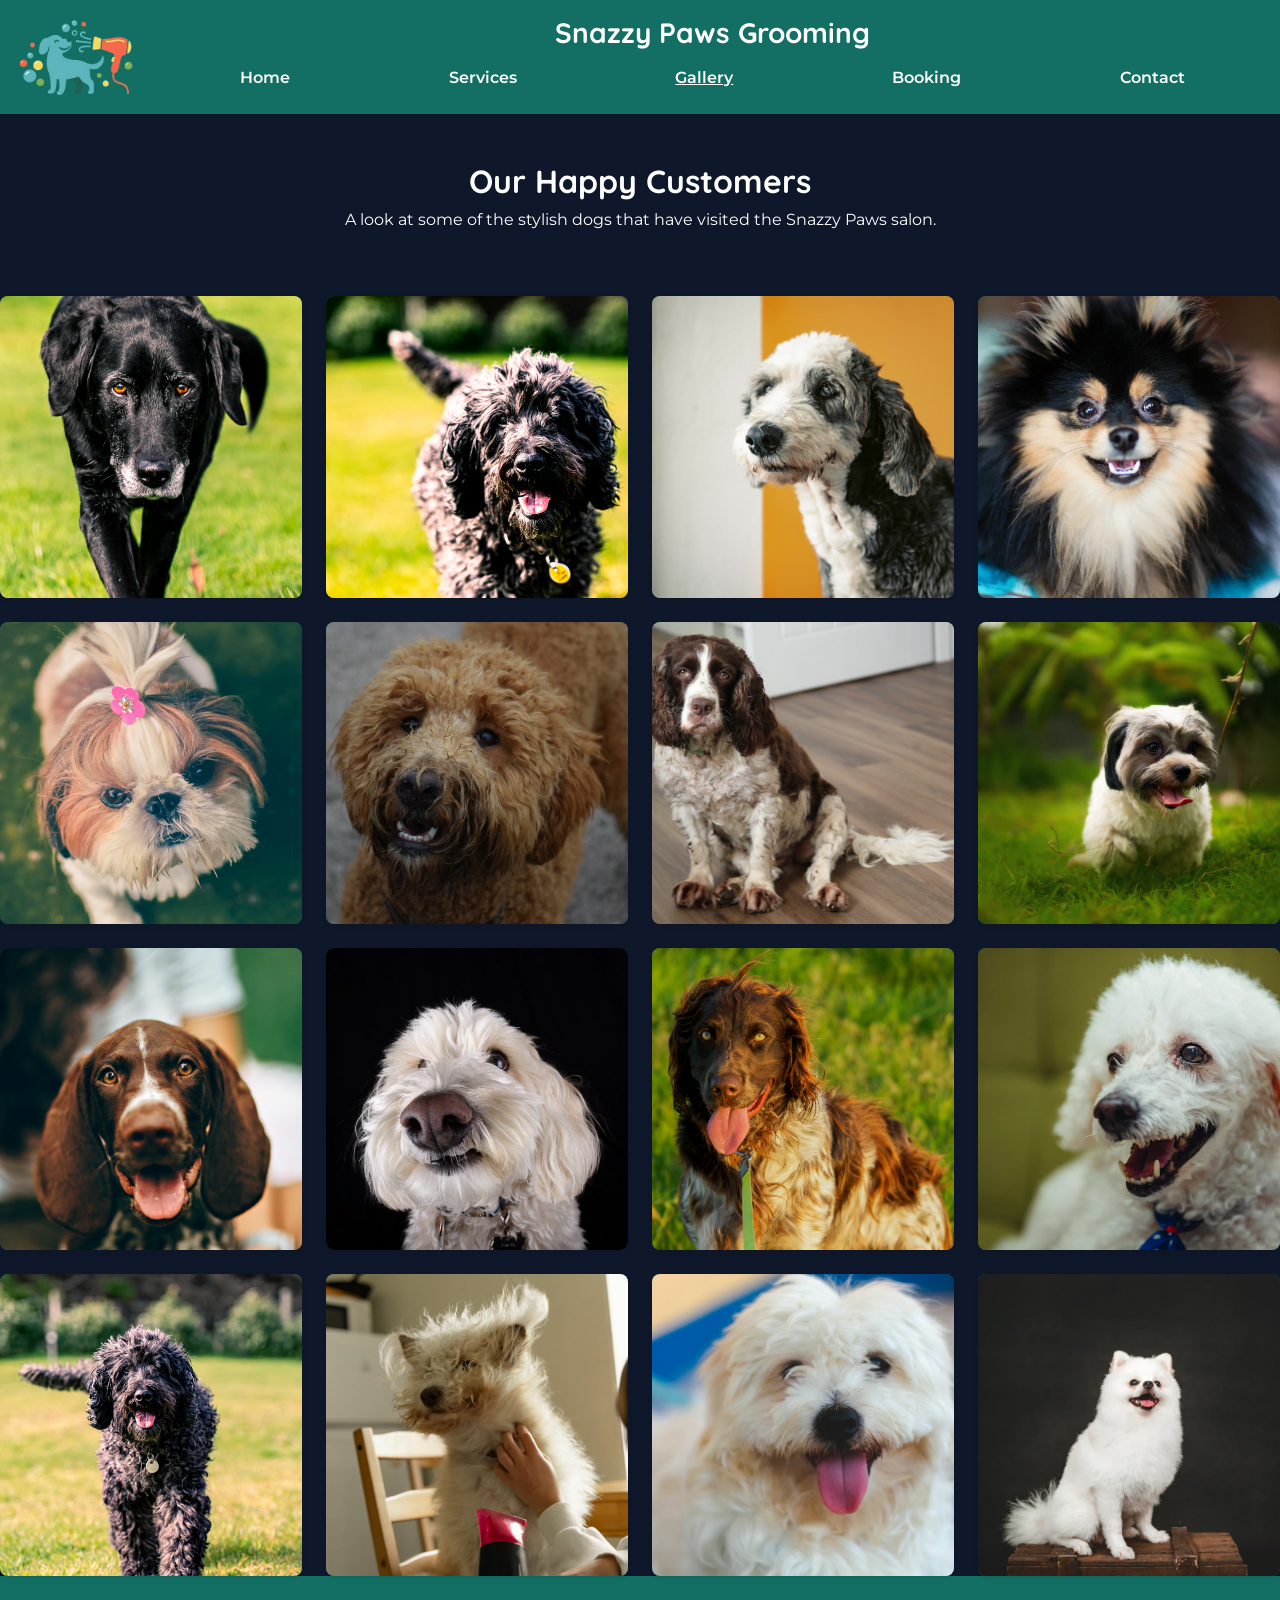
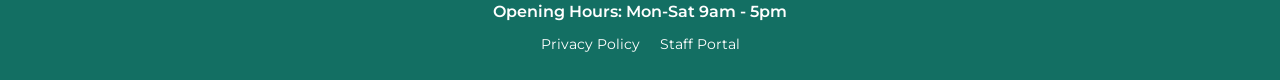
<file: gallery.html>
<!DOCTYPE html>
<html lang="en">

<head>
    <!-- Google Analytics tracking script -->
    <script async src="https://www.googletagmanager.com/gtag/js?id=G-SWHRCL3EZL"></script>
    <script>
        window.dataLayer = window.dataLayer || [];
        function analytics() { dataLayer.push(arguments); }
        analytics('js', new Date());

        analytics('config', 'G-SWHRCL3EZL');
    </script>

    <meta charset="UTF-8">
    <meta name="viewport" content="width=device-width, initial-scale=1.0">
    <title>Snazzy Paws Grooming - Gallery</title>
    <meta name="description"
        content="Check out our gallery of happy, stylish dogs at Snazzy Paws Grooming. Browse our past styling work and book your pet's next spa appointment with us today.">

    <!-- Bootstrap CSS -->
    <link href="https://cdn.jsdelivr.net/npm/bootstrap@5.3.2/dist/css/bootstrap.min.css" rel="stylesheet"
        integrity="sha384-T3c6CoIi6uLrA9TneNEoa7RxnatzjcDSCmG1MXxSR1GAsXEV/Dwwykc2MPK8M2HN" crossorigin="anonymous">
    <!-- Google Fonts -->
    <link rel="preconnect" href="https://fonts.googleapis.com">
    <link rel="preconnect" href="https://fonts.gstatic.com" crossorigin>
    <link
        href="https://fonts.googleapis.com/css2?family=Montserrat:wght@400;700&family=Quicksand:wght@400;600;700&display=swap"
        rel="stylesheet">
    <!-- Custom stylesheet -->
    <link rel="stylesheet" href="css/styles.css">
</head>

<body>

    <!-- Page header and navigation -->
    <header class="bg-primary shadow-sm sticky-top">
        <nav class="navbar navbar-expand-md navbar-dark py-2 py-md-3">
            <div class="container-fluid px-3 align-items-center">
                <a class="navbar-brand d-flex align-items-center me-0 d-md-none" href="#" style="max-width: 80%;">
                    <img src="images/snazzy-paws-logo.png" alt="Snazzy Paws Logo" class="logo-fluid me-2">
                    <div class="d-flex flex-column" style="min-width: 0;">
                        <h1 class="m-0 fs-fluid-title text-white lh-sm text-truncate">Snazzy Paws Grooming</h1>
                        <span class="text-uppercase fw-bold text-white mt-1" style="font-size: 0.8rem;">Gallery</span>
                    </div>
                </a>
                <a class="navbar-brand d-none d-md-flex align-items-center me-4 p-0" href="#">
                    <img src="images/snazzy-paws-logo.png" alt="Snazzy Paws Logo" class="logo-fluid">
                </a>
                <button class="navbar-toggler border-0 px-1 shadow-none ms-auto" type="button" data-bs-toggle="collapse"
                    data-bs-target="#navbarContent">
                    <span class="navbar-toggler-icon"></span>
                </button>
                <div class="collapse navbar-collapse flex-column align-items-stretch" id="navbarContent">
                    <h1 class="d-none d-md-block m-0 mb-2 fs-fluid-title text-white text-center">Snazzy Paws Grooming
                    </h1>
                    <ul class="navbar-nav nav-fill w-100 snazzy-nav gap-2 gap-md-0 mt-3 mt-md-0 text-center">
                        <li class="nav-item"><a class="nav-link fw-semibold" href="index.html">Home</a></li>
                        <li class="nav-item"><a class="nav-link fw-semibold" href="services.html">Services</a></li>
                        <li class="nav-item"><a class="nav-link active fw-semibold" href="gallery.html">Gallery</a></li>
                        <li class="nav-item"><a class="nav-link fw-semibold" href="booking.html">Booking</a></li>
                        <li class="nav-item"><a class="nav-link fw-semibold" href="contact.html">Contact</a></li>
                    </ul>
                </div>
            </div>
        </nav>
    </header>

    <main>
        <!-- Gallery intro section -->
        <section class="text-center py-5">
            <h2>Our Happy Customers</h2>
            <p>A look at some of the stylish dogs that have visited the Snazzy Paws salon.</p>
        </section>

        <!-- Gallery grid container -->
            <div class="row row-cols-1 row-cols-md-2 row-cols-lg-4 g-4">

                <div class="col">
                    <figure class="ratio ratio-1x1 rounded-3 shadow-sm overflow-hidden m-0 grid-item">
                        <picture>
                            <source srcset="images/gallery-dog-1.avif" type="image/avif">
                            <img src="images/gallery-dog-1.jpg" alt="A freshly groomed dog"
                                class="object-fit-cover gallery-img w-100 h-100">
                        </picture>
                    </figure>
                </div>
                <div class="col">
                    <figure class="ratio ratio-1x1 rounded-3 shadow-sm overflow-hidden m-0 grid-item">
                        <picture>
                            <source srcset="images/gallery-dog-2.avif" type="image/avif">
                            <img src="images/gallery-dog-2.jpg" alt="A freshly groomed dog"
                                class="object-fit-cover gallery-img w-100 h-100">
                        </picture>
                    </figure>
                </div>
                <div class="col">
                    <figure class="ratio ratio-1x1 rounded-3 shadow-sm overflow-hidden m-0 grid-item">
                        <picture>
                            <source srcset="images/gallery-dog-3.avif" type="image/avif">
                            <img src="images/gallery-dog-3.jpg" alt="A freshly groomed dog"
                                class="object-fit-cover gallery-img w-100 h-100">
                        </picture>
                    </figure>
                </div>
                <div class="col">
                    <figure class="ratio ratio-1x1 rounded-3 shadow-sm overflow-hidden m-0 grid-item">
                        <picture>
                            <source srcset="images/gallery-dog-4.avif" type="image/avif">
                            <img src="images/gallery-dog-4.jpg" alt="A freshly groomed dog"
                                class="object-fit-cover gallery-img w-100 h-100">
                        </picture>
                    </figure>
                </div>
                <div class="col">
                    <figure class="ratio ratio-1x1 rounded-3 shadow-sm overflow-hidden m-0 grid-item">
                        <picture>
                            <source srcset="images/gallery-dog-5.avif" type="image/avif">
                            <img src="images/gallery-dog-5.jpg" alt="A freshly groomed dog"
                                class="object-fit-cover gallery-img w-100 h-100">
                        </picture>
                    </figure>
                </div>
                <div class="col">
                    <figure class="ratio ratio-1x1 rounded-3 shadow-sm overflow-hidden m-0 grid-item">
                        <picture>
                            <source srcset="images/gallery-dog-6.avif" type="image/avif">
                            <img src="images/gallery-dog-6.jpg" alt="A freshly groomed dog"
                                class="object-fit-cover gallery-img w-100 h-100">
                        </picture>
                    </figure>
                </div>
                <div class="col">
                    <figure class="ratio ratio-1x1 rounded-3 shadow-sm overflow-hidden m-0 grid-item">
                        <picture>
                            <source srcset="images/gallery-dog-7.avif" type="image/avif">
                            <img src="images/gallery-dog-7.jpg" alt="A freshly groomed dog"
                                class="object-fit-cover gallery-img w-100 h-100">
                        </picture>
                    </figure>
                </div>
                <div class="col">
                    <figure class="ratio ratio-1x1 rounded-3 shadow-sm overflow-hidden m-0 grid-item">
                        <picture>
                            <source srcset="images/gallery-dog-8.avif" type="image/avif">
                            <img src="images/gallery-dog-8.jpg" alt="A freshly groomed dog"
                                class="object-fit-cover gallery-img w-100 h-100">
                        </picture>
                    </figure>
                </div>
                <div class="col">
                    <figure class="ratio ratio-1x1 rounded-3 shadow-sm overflow-hidden m-0 grid-item">
                        <picture>
                            <source srcset="images/gallery-dog-9.avif" type="image/avif">
                            <img src="images/gallery-dog-9.jpg" alt="A freshly groomed dog"
                                class="object-fit-cover gallery-img w-100 h-100">
                        </picture>
                    </figure>
                </div>
                <div class="col">
                    <figure class="ratio ratio-1x1 rounded-3 shadow-sm overflow-hidden m-0 grid-item">
                        <picture>
                            <source srcset="images/gallery-dog-10.avif" type="image/avif">
                            <img src="images/gallery-dog-10.jpg" alt="A freshly groomed dog"
                                class="object-fit-cover gallery-img w-100 h-100">
                        </picture>
                    </figure>
                </div>
                <div class="col">
                    <figure class="ratio ratio-1x1 rounded-3 shadow-sm overflow-hidden m-0 grid-item">
                        <picture>
                            <source srcset="images/gallery-dog-11.avif" type="image/avif">
                            <img src="images/gallery-dog-11.jpg" alt="A freshly groomed dog"
                                class="object-fit-cover gallery-img w-100 h-100">
                        </picture>
                    </figure>
                </div>
                <div class="col">
                    <figure class="ratio ratio-1x1 rounded-3 shadow-sm overflow-hidden m-0 grid-item">
                        <picture>
                            <source srcset="images/gallery-dog-12.avif" type="image/avif">
                            <img src="images/gallery-dog-12.jpg" alt="A freshly groomed dog"
                                class="object-fit-cover gallery-img w-100 h-100">
                        </picture>
                    </figure>
                </div>
                <div class="col">
                    <figure class="ratio ratio-1x1 rounded-3 shadow-sm overflow-hidden m-0 grid-item">
                        <picture>
                            <source srcset="images/gallery-dog-13.avif" type="image/avif">
                            <img src="images/gallery-dog-13.jpg" alt="A freshly groomed dog"
                                class="object-fit-cover gallery-img w-100 h-100">
                        </picture>
                    </figure>
                </div>
                <div class="col">
                    <figure class="ratio ratio-1x1 rounded-3 shadow-sm overflow-hidden m-0 grid-item">
                        <picture>
                            <source srcset="images/gallery-dog-14.avif" type="image/avif">
                            <img src="images/gallery-dog-14.jpg" alt="A freshly groomed dog"
                                class="object-fit-cover gallery-img w-100 h-100">
                        </picture>
                    </figure>
                </div>
                <div class="col">
                    <figure class="ratio ratio-1x1 rounded-3 shadow-sm overflow-hidden m-0 grid-item">
                        <picture>
                            <source srcset="images/gallery-dog-15.avif" type="image/avif">
                            <img src="images/gallery-dog-15.jpg" alt="A freshly groomed dog"
                                class="object-fit-cover gallery-img w-100 h-100">
                        </picture>
                    </figure>
                </div>
                <div class="col">
                    <figure class="ratio ratio-1x1 rounded-3 shadow-sm overflow-hidden m-0 grid-item">
                        <picture>
                            <source srcset="images/gallery-dog-16.avif" type="image/avif">
                            <img src="images/gallery-dog-16.jpg" alt="A freshly groomed dog"
                                class="object-fit-cover gallery-img w-100 h-100">
                        </picture>
                    </figure>
                </div>

            </div>
        </div>
    </main>

    <!-- Footer with opening hours and site links -->
    <footer class="bg-primary py-4 shadow-sm d-flex flex-column align-items-center justify-content-center">
        <section class="m-0 text-white text-center">
            <p class="fw-semibold m-0">Opening Hours: Mon-Sat 9am - 5pm</p>
            <div class="mt-2">
                <a href="privacy.html" class="text-white text-decoration-none me-3 small">Privacy Policy</a>
                <a href="roster.html" class="text-white text-decoration-none small">Staff Portal</a>
            </div>
        </section>
    </footer>

    <!-- Bootstrap JavaScript bundle -->
    <script src="https://cdn.jsdelivr.net/npm/bootstrap@5.3.2/dist/js/bootstrap.bundle.min.js"
        integrity="sha384-C6RzsynM9kWDrMNeT87bh95OGNyZPhcTNXj1NW7RuBCsyN/o0jlpcV8Qyq46cDfL"
        crossorigin="anonymous"></script>
</body>

</html>
</file>
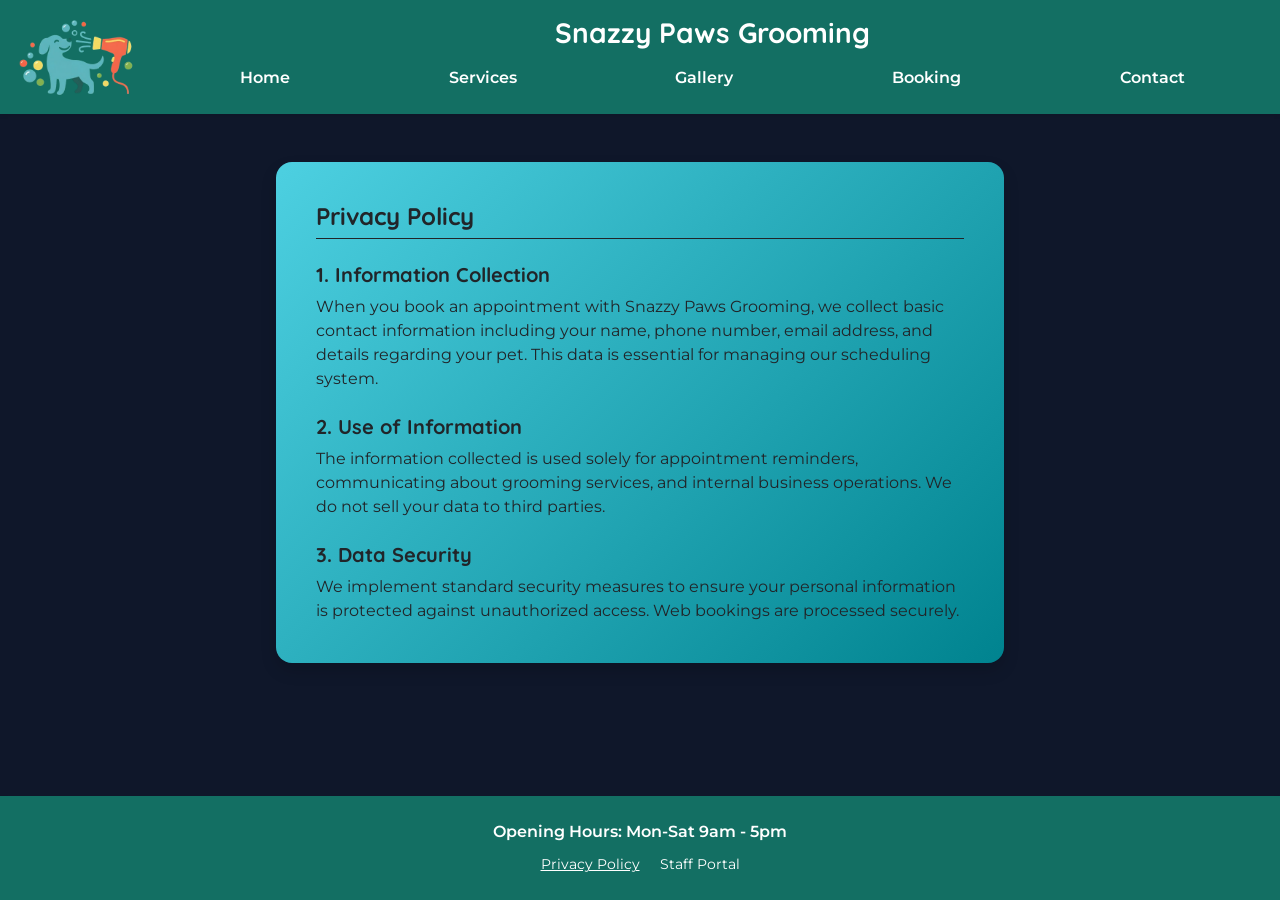
<file: privacy.html>
<!DOCTYPE html>
<html lang="en">

<head>
    <!-- Google Analytics tracking script -->
    <script async src="https://www.googletagmanager.com/gtag/js?id=G-SWHRCL3EZL"></script>
    <script>
        window.dataLayer = window.dataLayer || [];
        function analytics() { dataLayer.push(arguments); }
        analytics('js', new Date());

        analytics('config', 'G-SWHRCL3EZL');
    </script>

    <meta charset="UTF-8">
    <meta name="viewport" content="width=device-width, initial-scale=1.0">

    <title>Privacy Policy - Snazzy Paws</title>
    <meta name="description" content="Read the Snazzy Paws Grooming privacy policy. Learn how we securely collect, use, and protect your personal information when you book a grooming appointment.">
    <!-- Bootstrap CSS -->
    <link href="https://cdn.jsdelivr.net/npm/bootstrap@5.3.2/dist/css/bootstrap.min.css" rel="stylesheet"
        integrity="sha384-T3c6CoIi6uLrA9TneNEoa7RxnatzjcDSCmG1MXxSR1GAsXEV/Dwwykc2MPK8M2HN" crossorigin="anonymous">
    <!-- Google Fonts -->
    <link rel="preconnect" href="https://fonts.googleapis.com">
    <link rel="preconnect" href="https://fonts.gstatic.com" crossorigin>
    <link
        href="https://fonts.googleapis.com/css2?family=Montserrat:wght@400;700&family=Quicksand:wght@400;600;700&display=swap"
        rel="stylesheet">
    <!-- Custom stylesheet -->
    <link rel="stylesheet" href="css/styles.css">
</head>

<body class="d-flex flex-column min-vh-100">

    <!-- Page header and navigation -->
    <header class="bg-primary shadow-sm sticky-top">
        <nav class="navbar navbar-expand-md navbar-dark py-2 py-md-3">
            <div class="container-fluid px-3 align-items-center">

                <a class="navbar-brand d-flex align-items-center me-0 d-md-none" href="index.html"
                    style="max-width: 80%;">
                    <img src="images/snazzy-paws-logo.png" alt="Snazzy Paws Logo" class="logo-fluid me-2">
                    <div class="d-flex flex-column" style="min-width: 0;">
                        <h1 class="m-0 fs-fluid-title text-white lh-sm text-truncate">Snazzy Paws Grooming</h1>
                        <span class="text-uppercase fw-bold text-white mt-1" style="font-size: 0.8rem;">Privacy</span>
                    </div>
                </a>

                <a class="navbar-brand d-none d-md-flex align-items-center me-4 p-0" href="index.html">
                    <img src="images/snazzy-paws-logo.png" alt="Snazzy Paws Logo" class="logo-fluid">
                </a>

                <button class="navbar-toggler border-0 px-1 shadow-none ms-auto" type="button" data-bs-toggle="collapse"
                    data-bs-target="#navbarContent" aria-controls="navbarContent" aria-expanded="false"
                    aria-label="Toggle navigation">
                    <span class="navbar-toggler-icon"></span>
                </button>

                <div class="collapse navbar-collapse flex-column align-items-stretch" id="navbarContent">
                    <h1 class="d-none d-md-block m-0 mb-2 fs-fluid-title text-white text-center">Snazzy Paws Grooming
                    </h1>
                    <ul class="navbar-nav nav-fill w-100 snazzy-nav gap-2 gap-md-0 mt-3 mt-md-0 text-center">
                        <li class="nav-item"><a class="nav-link fw-semibold" href="index.html">Home</a></li>
                        <li class="nav-item"><a class="nav-link fw-semibold" href="services.html">Services</a></li>
                        <li class="nav-item"><a class="nav-link fw-semibold" href="gallery.html">Gallery</a></li>
                        <li class="nav-item"><a class="nav-link fw-semibold" href="booking.html">Booking</a></li>
                        <li class="nav-item"><a class="nav-link fw-semibold" href="contact.html">Contact</a></li>
                    </ul>
                </div>

            </div>
        </nav>
    </header>

    <!-- Main privacy policy content -->
    <main class="flex-grow-1 container-fluid position-relative z-2 px-5 py-5 card-wrapper">
        <div class="row justify-content-center">
            <div class="col-lg-8">
                <div class="card shadow rounded-4 border-0 p-4 card-1 text-dark">
                    <div class="card-body">
                        <h2 class="card-title fw-bold border-bottom border-dark pb-2 mb-4">Privacy Policy</h2>

                        <h3 class="h5 fw-bold mt-4">1. Information Collection</h3>
                        <p class="card-text bs-body-font-family">When you book an appointment with Snazzy Paws Grooming,
                            we collect basic contact information including your name, phone number, email address, and
                            details regarding your pet. This data is essential for managing our scheduling system.</p>

                        <h3 class="h5 fw-bold mt-4">2. Use of Information</h3>
                        <p class="card-text bs-body-font-family">The information collected is used solely for
                            appointment reminders, communicating about grooming services, and internal business
                            operations. We do not sell your data to third parties.</p>

                        <h3 class="h5 fw-bold mt-4">3. Data Security</h3>
                        <p class="card-text bs-body-font-family">We implement standard security measures to ensure your
                            personal information is protected against unauthorized access. Web bookings are processed
                            securely.</p>
                    </div>
                </div>
            </div>
        </div>
    </main>

    <!-- Footer with opening hours and quick links -->
    <footer class="bg-primary py-4 shadow-sm d-flex flex-column align-items-center justify-content-center">
        <section class="m-0 text-white text-center">
            <p class="fw-semibold m-0">Opening Hours: Mon-Sat 9am - 5pm</p>
            <div class="mt-2">
                <a href="privacy.html"
                    class="text-white text-decoration-none me-3 small text-decoration-underline">Privacy Policy</a>
                <a href="staff/roster.html" class="text-white text-decoration-none small">Staff Portal</a>
            </div>
        </section>
    </footer>

    <!-- Bootstrap JavaScript bundle -->
    <script src="https://cdn.jsdelivr.net/npm/bootstrap@5.3.2/dist/js/bootstrap.bundle.min.js"
        integrity="sha384-C6RzsynM9kWDrMNeT87bh95OGNyZPhcTNXj1NW7RuBCsyN/o0jlpcV8Qyq46cDfL"
        crossorigin="anonymous"></script>
</body>

</html>
</file>
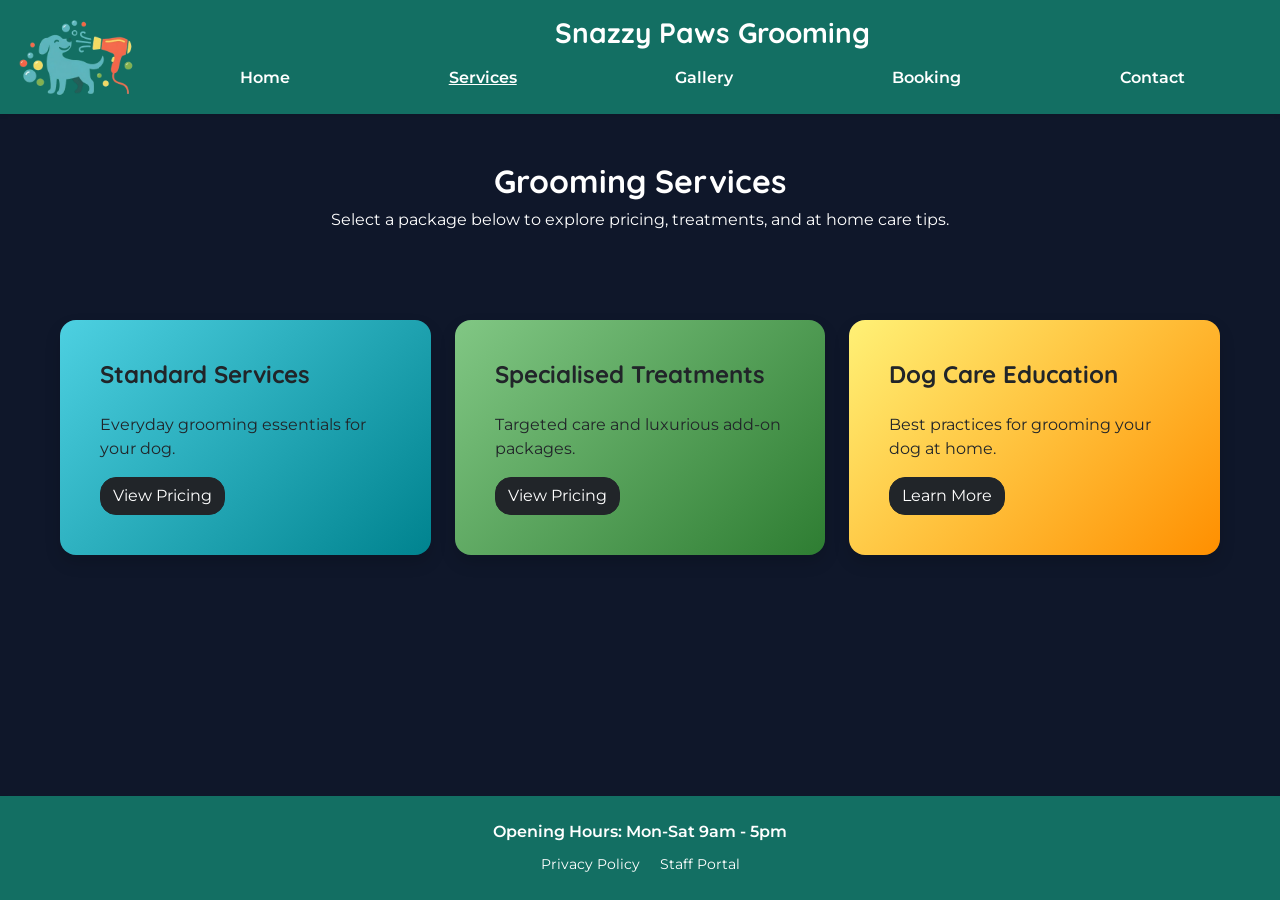
<file: services.html>
<!DOCTYPE html>
<html lang="en">

<head>
    <!-- Google Analytics tracking script -->
    <script async src="https://www.googletagmanager.com/gtag/js?id=G-SWHRCL3EZL"></script>
    <script>
        window.dataLayer = window.dataLayer || [];
        function analytics() { dataLayer.push(arguments); }
        analytics('js', new Date());

        analytics('config', 'G-SWHRCL3EZL');
    </script>

    <meta charset="UTF-8">
    <meta name="viewport" content="width=device-width, initial-scale=1.0">
    <title>Snazzy Paws - services</title>
    <meta name="description" content="Explore Snazzy Paws Grooming services and pricing. We offer standard bath and brush packages, specialized treatments, and luxury spa days for your dog.">    <!-- Bootstrap CSS -->
    <link href="https://cdn.jsdelivr.net/npm/bootstrap@5.3.2/dist/css/bootstrap.min.css" rel="stylesheet"
        integrity="sha384-T3c6CoIi6uLrA9TneNEoa7RxnatzjcDSCmG1MXxSR1GAsXEV/Dwwykc2MPK8M2HN" crossorigin="anonymous">
    <!-- Google Fonts -->
    <link rel="preconnect" href="https://fonts.googleapis.com">
    <link rel="preconnect" href="https://fonts.gstatic.com" crossorigin>
    <link
        href="https://fonts.googleapis.com/css2?family=Montserrat:wght@400;700&family=Quicksand:wght@400;600;700&display=swap"
        rel="stylesheet">
    <!-- Custom stylesheet -->
    <link rel="stylesheet" href="css/styles.css">
</head>

<body class="d-flex flex-column min-vh-100">

    <header class="bg-primary shadow-sm sticky-top">
        <nav class="navbar navbar-expand-md navbar-dark py-2 py-md-3">
            <div class="container-fluid px-3 align-items-center">
                <a class="navbar-brand d-flex align-items-center me-0 d-md-none" href="#" style="max-width: 80%;">
                    <img src="images/snazzy-paws-logo.png" alt="Snazzy Paws Logo" class="logo-fluid me-2">
                    <div class="d-flex flex-column" style="min-width: 0;">
                        <h1 class="m-0 fs-fluid-title text-white lh-sm text-truncate">Snazzy Paws Grooming</h1>
                        <span class="text-uppercase fw-bold text-white mt-1" style="font-size: 0.8rem;">Services</span>
                    </div>
                </a>
                <a class="navbar-brand d-none d-md-flex align-items-center me-4 p-0" href="#">
                    <img src="images/snazzy-paws-logo.png" alt="Snazzy Paws Logo" class="logo-fluid">
                </a>
                <button class="navbar-toggler border-0 px-1 shadow-none ms-auto" type="button" data-bs-toggle="collapse"
                    data-bs-target="#navbarContent">
                    <span class="navbar-toggler-icon"></span>
                </button>
                <div class="collapse navbar-collapse flex-column align-items-stretch" id="navbarContent">
                    <h1 class="d-none d-md-block m-0 mb-2 fs-fluid-title text-white text-center">Snazzy Paws Grooming
                    </h1>
                    <ul class="navbar-nav nav-fill w-100 snazzy-nav gap-2 gap-md-0 mt-3 mt-md-0 text-center">
                        <li class="nav-item"><a class="nav-link fw-semibold" href="index.html">Home</a></li>
                        <li class="nav-item"><a class="nav-link active fw-semibold" href="services.html">Services</a>
                        </li>
                        <li class="nav-item"><a class="nav-link fw-semibold" href="gallery.html">Gallery</a></li>
                        <li class="nav-item"><a class="nav-link fw-semibold" href="booking.html">Booking</a></li>
                        <li class="nav-item"><a class="nav-link fw-semibold" href="contact.html">Contact</a></li>
                    </ul>
                </div>
            </div>
        </nav>
    </header>

    <main class="flex-grow-1">
        <section class="text-center py-5">
            <h2>Grooming Services</h2>
            <p>Select a package below to explore pricing, treatments, and at home care tips.</p>
        </section>

        <div class="container-fluid position-relative z-2 px-5">
            <div class="row row-cols-1 row-cols-md-3 g-4 mb-3 card-wrapper">
                <div class="col">
                    <div class="card h-100 shadow rounded-4 border-0 p-4 card-1 text-dark">
                        <div class="card-body d-flex flex-column">
                            <h2 class="card-title fw-bold">Standard Services</h2>
                            <p class="card-text mt-3">Everyday grooming essentials for your dog.</p>
                            <button type="button" class="btn btn-dark mt-auto align-self-start rounded-4"
                                data-bs-toggle="modal" data-bs-target="#standardServicesModal">View Pricing</button>
                        </div>
                    </div>
                </div>
                <div class="col">
                    <div class="card h-100 shadow rounded-4 border-0 p-4 card-2 text-dark">
                        <div class="card-body d-flex flex-column">
                            <h2 class="card-title fw-bold">Specialised Treatments</h2>
                            <p class="card-text mt-3">Targeted care and luxurious add-on packages.</p>
                            <button type="button" class="btn btn-dark mt-auto align-self-start rounded-4"
                                data-bs-toggle="modal" data-bs-target="#specialisedTreatmentsModal">View
                                Pricing</button>
                        </div>
                    </div>
                </div>
                <div class="col">
                    <div class="card h-100 shadow rounded-4 border-0 p-4 card-3 text-dark">
                        <div class="card-body d-flex flex-column">
                            <h2 class="card-title fw-bold">Dog Care Education</h2>
                            <p class="card-text mt-3">Best practices for grooming your dog at home.</p>
                            <button type="button" class="btn btn-dark mt-auto align-self-start rounded-4"
                                data-bs-toggle="modal" data-bs-target="#educationalModal">Learn More</button>
                        </div>
                    </div>
                </div>
            </div>
        </div>
    </main>

    <!-- Modals -->
    <!-- Standard services modal: pricing details for core grooming -->
    <div class="modal fade" id="standardServicesModal" tabindex="-1">
        <div class="modal-dialog modal-fullscreen">
            <div class="modal-content border-0 shadow card-1 p-4 position-relative">
                <button type="button"
                    class="btn btn-dark rounded-circle position-absolute top-0 end-0 m-3 shadow d-flex align-items-center justify-content-center"
                    style="width: 40px; height: 40px; z-index: 1050;" data-bs-dismiss="modal"
                    aria-label="Close">✕</button>
                <div class="mt-4 pt-2">
                    <h2>Standard Services</h2>
                    <p>Everyday grooming essentials for your dog.</p>
                    <p>Our core grooming services to keep your pet clean, happy, and healthy.</p>
                    <table class="table">
                        <thead>
                            <tr>
                                <th>Service & Details</th>
                                <th class="text-end">Price</th>
                            </tr>
                        </thead>
                        <tbody>
                            <tr>
                                <td><strong>Nail Trim</strong><br>Trim nails and, in some cases, filing.</td>
                                <td class="text-end">$10-$20</td>
                            </tr>
                            <tr>
                                <td><strong>Ear Cleaning</strong><br>Gentle cleaning of ears to remove wax and debris.
                                </td>
                                <td class="text-end">$10-$15</td>
                            </tr>
                            <tr>
                                <td><strong>Teeth Brushing</strong><br>Brushing with pet-safe toothpaste.</td>
                                <td class="text-end">$10-$15</td>
                            </tr>
                            <tr>
                                <td><strong>Bath and Brush</strong><br>Shampoo, blow-dry, brush-out and nail trim.</td>
                                <td class="text-end">$25-$50</td>
                            </tr>
                            <tr>
                                <td><strong>Haircut</strong><br>Bath, blow-dry, haircut (based on breed standard or
                                    owner's preference) and nail trim.</td>
                                <td class="text-end">$45-$85</td>
                            </tr>
                            <tr>
                                <td><strong>Full Grooming Package</strong><br>Comprehensive grooming service, including
                                    bath, haircut, teeth brushing, nail trim and ear cleaning.</td>
                                <td class="text-end">$60-$120</td>
                            </tr>
                        </tbody>
                    </table>
                    <button type="button" class="btn btn-dark rounded-4 mt-3" data-bs-dismiss="modal">Close</button>
                </div>
            </div>
        </div>
    </div>

    <!-- Specialised treatments modal: premium and targeted services -->
    <div class="modal fade" id="specialisedTreatmentsModal" tabindex="-1">
        <div class="modal-dialog modal-fullscreen">
            <div class="modal-content border-0 shadow card-2 p-4 position-relative">
                <button type="button"
                    class="btn btn-dark rounded-circle position-absolute top-0 end-0 m-3 shadow d-flex align-items-center justify-content-center"
                    style="width: 40px; height: 40px; z-index: 1050;" data-bs-dismiss="modal"
                    aria-label="Close">✕</button>
                <div class="mt-4 pt-2">
                    <h2>Specialised Services</h2>
                    <p>Targeted care and luxurious add-on packages.</p>
                    <p>Specific treatments for unique needs, puppies, seniors, and special breeds.</p>
                    <table class="table">
                        <thead>
                            <tr>
                                <th>Service & Details</th>
                                <th class="text-end">Price</th>
                            </tr>
                        </thead>
                        <tbody>
                            <tr>
                                <td><strong>Express Service</strong><br>For dogs that need minimal grooming or a quick
                                    touch-up.</td>
                                <td class="text-end">+$15-$25</td>
                            </tr>
                            <tr>
                                <td><strong>Flea and Tick Treatment</strong><br>Shampoo and preventative treatment.</td>
                                <td class="text-end">$15-$30</td>
                            </tr>
                            <tr>
                                <td><strong>De-shedding Treatment</strong><br>Special shampoo and undercoat removal (in
                                    addition to bath or haircut).</td>
                                <td class="text-end">+$20-$40</td>
                            </tr>
                            <tr>
                                <td><strong>Medicated Bath</strong><br>For pets with skin conditions requiring special
                                    shampoo.</td>
                                <td class="text-end">+$20-$40</td>
                            </tr>
                            <tr>
                                <td><strong>Puppy Package</strong><br>Introductory grooming services tailored for
                                    puppies.</td>
                                <td class="text-end">$30-$60</td>
                            </tr>
                            <tr>
                                <td><strong>Senior Dog Package</strong><br>Tailored for older dogs, often with special
                                    handling and care.</td>
                                <td class="text-end">$40-$80</td>
                            </tr>
                            <tr>
                                <td><strong>Spa Package</strong><br>Bath, haircut, teeth brushing, nail trim and
                                    sometimes special scents or conditioners.</td>
                                <td class="text-end">$75-$150</td>
                            </tr>
                            <tr>
                                <td><strong>Special-Breed Cuts</strong><br>Breed-specific cuts or styling based on
                                    customer preference.</td>
                                <td class="text-end">Quoted</td>
                            </tr>
                        </tbody>
                    </table>
                    <button type="button" class="btn btn-dark rounded-4 mt-3" data-bs-dismiss="modal">Close</button>
                </div>
            </div>
        </div>
    </div>

    <!-- Educational modal: at-home grooming tips for pet owners -->
    <div class="modal fade" id="educationalModal" tabindex="-1">
        <div class="modal-dialog modal-fullscreen">
            <div class="modal-content border-0 shadow card-3 p-4 position-relative">
                <button type="button"
                    class="btn btn-dark rounded-circle position-absolute top-0 end-0 m-3 shadow d-flex align-items-center justify-content-center"
                    style="width: 40px; height: 40px; z-index: 1050;" data-bs-dismiss="modal"
                    aria-label="Close">✕</button>
                <div class="mt-4 pt-2">
                    <h2>Dog Care Education</h2>
                    <p>Best practices for grooming your dog at home.</p>
                    <p>Maintaining your dog's grooming routine between salon visits is crucial for their health and
                        happiness.</p>
                    <ul class="list-unstyled custom-paws-list">
                        <li><strong>Brushing:</strong> Regular brushing prevents painful matting and distributes natural
                            oils across their coat.</li>
                        <li><strong>Nail Care:</strong> If you can hear your dog's nails clicking on the floor, they are
                            too long!</li>
                        <li><strong>Ear Health:</strong> Check your dog's ears weekly for redness, bad odors, or excess
                            wax.</li>
                        <li><strong>Dental Hygiene:</strong> Use pet-safe toothpaste to brush their teeth regularly.
                        </li>
                    </ul>
                    <button type="button" class="btn btn-dark rounded-4 mt-3" data-bs-dismiss="modal">Close</button>
                </div>
            </div>
        </div>
    </div>
    <!-- Footer with opening hours and site links -->
    <footer class="bg-primary py-4 shadow-sm d-flex flex-column align-items-center justify-content-center">
        <section class="m-0 text-white text-center">
            <p class="fw-semibold m-0">Opening Hours: Mon-Sat 9am - 5pm</p>
            <div class="mt-2">
                <a href="privacy.html" class="text-white text-decoration-none me-3 small">Privacy Policy</a>
                <a href="staff/roster.html" class="text-white text-decoration-none small">Staff Portal</a>
            </div>
        </section>
    </footer>
    <!-- Bootstrap JavaScript bundle -->
    <script src="https://cdn.jsdelivr.net/npm/bootstrap@5.3.2/dist/js/bootstrap.bundle.min.js"
        integrity="sha384-C6RzsynM9kWDrMNeT87bh95OGNyZPhcTNXj1NW7RuBCsyN/o0jlpcV8Qyq46cDfL"
        crossorigin="anonymous"></script>
</body>

</html>
</file>
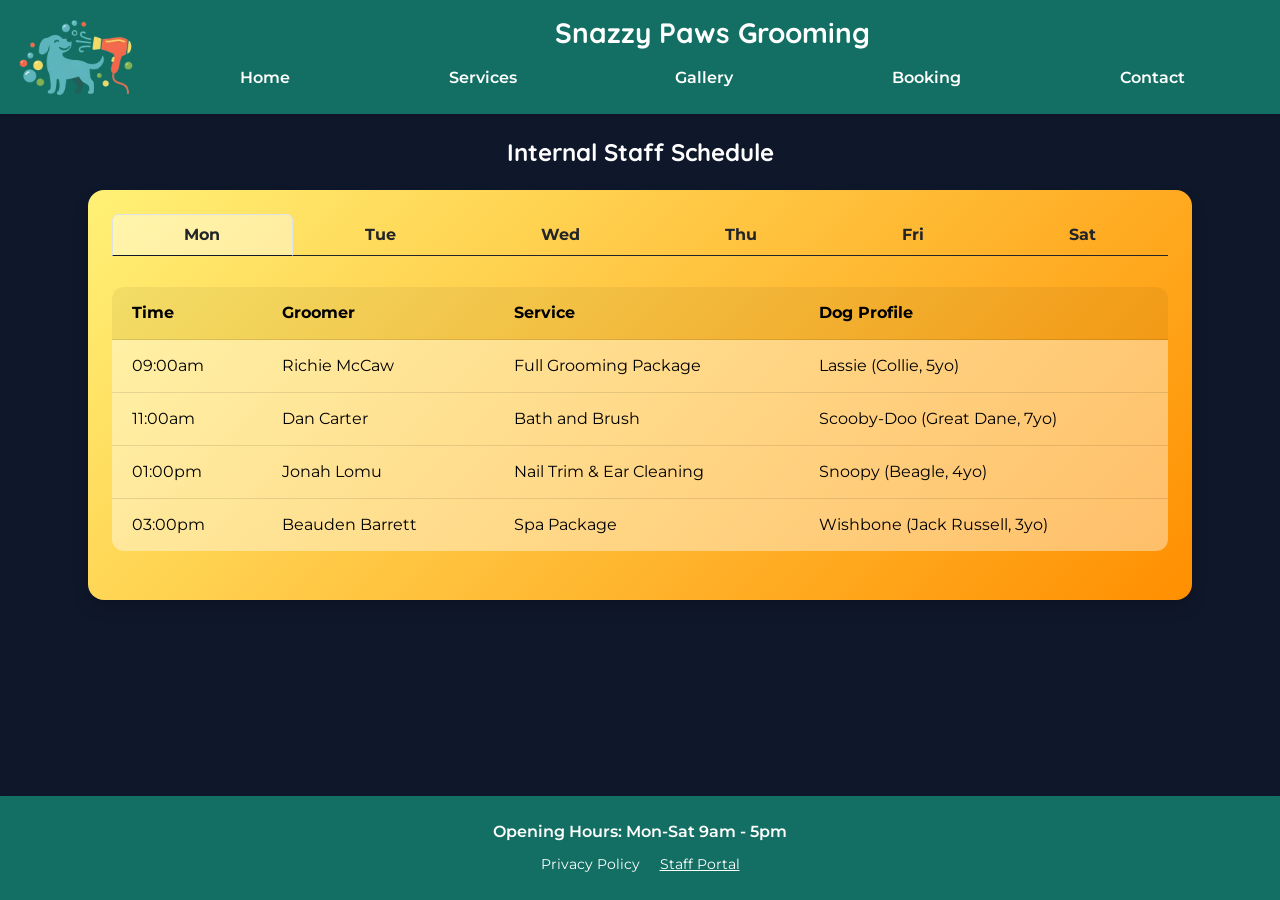
<file: staff/roster.html>
<!DOCTYPE html>
<html lang="en">

<head>
    <!-- Google Analytics tracking script -->
    <script async src="https://www.googletagmanager.com/gtag/js?id=G-SWHRCL3EZL"></script>
    <script>
        window.dataLayer = window.dataLayer || [];
        function analytics() { dataLayer.push(arguments); }
        analytics('js', new Date());

        analytics('config', 'G-SWHRCL3EZL');
    </script>

    <meta charset="UTF-8">
    <meta name="viewport" content="width=device-width, initial-scale=1.0">

    <title>Staff Roster - Snazzy Paws</title>
    <meta name="description" content="Snazzy Paws Grooming secure staff portal. Access the internal weekly grooming schedule, employee rosters, and upcoming dog profiles.">
    <!-- Bootstrap CSS -->
    <link href="https://cdn.jsdelivr.net/npm/bootstrap@5.3.2/dist/css/bootstrap.min.css" rel="stylesheet"
        integrity="sha384-T3c6CoIi6uLrA9TneNEoa7RxnatzjcDSCmG1MXxSR1GAsXEV/Dwwykc2MPK8M2HN" crossorigin="anonymous">
    <!-- Google Fonts -->
    <link rel="preconnect" href="https://fonts.googleapis.com">
    <link rel="preconnect" href="https://fonts.gstatic.com" crossorigin>
    <link
        href="https://fonts.googleapis.com/css2?family=Montserrat:wght@400;700&family=Quicksand:wght@400;600;700&display=swap"
        rel="stylesheet">
    <!-- Custom stylesheet -->
    <link rel="stylesheet" href="../css/styles.css">
</head>

<body class="d-flex flex-column min-vh-100 text-white">

    <!-- Page header and navigation -->
    <header class="bg-primary shadow-sm sticky-top">
        <nav class="navbar navbar-expand-md navbar-dark py-2 py-md-3">
            <div class="container-fluid px-3 align-items-center">

                <a class="navbar-brand d-flex align-items-center me-0 d-md-none" href="../index.html"
                    style="max-width: 80%;">
                    <img src="../images/snazzy-paws-logo.png" alt="Snazzy Paws Logo" class="logo-fluid me-2">
                    <div class="d-flex flex-column" style="min-width: 0;">
                        <h1 class="m-0 fs-fluid-title text-white lh-sm text-truncate">Snazzy Paws Grooming</h1>
                        <span class="text-uppercase fw-bold text-white mt-1" style="font-size: 0.8rem;">Staff
                            Roster</span>
                    </div>
                </a>

                <a class="navbar-brand d-none d-md-flex align-items-center me-4 p-0" href="../index.html">
                    <img src="../images/snazzy-paws-logo.png" alt="Snazzy Paws Logo" class="logo-fluid">
                </a>

                <button class="navbar-toggler border-0 px-1 shadow-none ms-auto" type="button" data-bs-toggle="collapse"
                    data-bs-target="#navbarContent" aria-controls="navbarContent" aria-expanded="false"
                    aria-label="Toggle navigation">
                    <span class="navbar-toggler-icon"></span>
                </button>

                <div class="collapse navbar-collapse flex-column align-items-stretch" id="navbarContent">
                    <h1 class="d-none d-md-block m-0 mb-2 fs-fluid-title text-white text-center">Snazzy Paws Grooming
                    </h1>
                    <ul class="navbar-nav nav-fill w-100 snazzy-nav gap-2 gap-md-0 mt-3 mt-md-0 text-center">
                        <li class="nav-item"><a class="nav-link fw-semibold" href="../index.html">Home</a></li>
                        <li class="nav-item"><a class="nav-link fw-semibold" href="../services.html">Services</a></li>
                        <li class="nav-item"><a class="nav-link fw-semibold" href="../gallery.html">Gallery</a></li>
                        <li class="nav-item"><a class="nav-link fw-semibold" href="../booking.html">Booking</a></li>
                        <li class="nav-item"><a class="nav-link fw-semibold" href="../contact.html">Contact</a></li>
                    </ul>
                </div>

            </div>
        </nav>
    </header>

    <!-- Main staff roster section -->
    <main class="flex-grow-1 container-fluid position-relative z-2 px-3 px-md-5 py-4 card-wrapper">

        <div class="text-center mb-4">
            <h4 class="text-white">Internal Staff Schedule</h4>
        </div>

        <div class="card shadow rounded-4 border-0 p-3 p-md-4 card-3 text-dark">
            <!-- Tab navigation for weekdays -->
            <ul class="nav nav-tabs nav-fill mb-3 border-dark" id="rosterTabs" role="tablist"
                style="--bs-nav-tabs-link-active-bg: rgba(255, 255, 255, 0.4);">
                <li class="nav-item" role="presentation"><button class="nav-link active fw-bold text-dark"
                        data-bs-toggle="tab" data-bs-target="#mon" type="button" role="tab">Mon</button></li>
                <li class="nav-item" role="presentation"><button class="nav-link fw-bold text-dark" data-bs-toggle="tab"
                        data-bs-target="#tue" type="button" role="tab">Tue</button></li>
                <li class="nav-item" role="presentation"><button class="nav-link fw-bold text-dark" data-bs-toggle="tab"
                        data-bs-target="#wed" type="button" role="tab">Wed</button></li>
                <li class="nav-item" role="presentation"><button class="nav-link fw-bold text-dark" data-bs-toggle="tab"
                        data-bs-target="#thu" type="button" role="tab">Thu</button></li>
                <li class="nav-item" role="presentation"><button class="nav-link fw-bold text-dark" data-bs-toggle="tab"
                        data-bs-target="#fri" type="button" role="tab">Fri</button></li>
                <li class="nav-item" role="presentation"><button class="nav-link fw-bold text-dark" data-bs-toggle="tab"
                        data-bs-target="#sat" type="button" role="tab">Sat</button></li>
            </ul>

            <div class="tab-content" id="rosterTabsContent">

                <!-- MONDAY -->
                <div class="tab-pane fade show active" id="mon" role="tabpanel">
                    <div class="table-responsive">
                        <table class="table">
                            <thead>
                                <tr>
                                    <th>Time</th>
                                    <th>Groomer</th>
                                    <th>Service</th>
                                    <th>Dog Profile</th>
                                </tr>
                            </thead>
                            <tbody>
                                <tr>
                                    <td>09:00am</td>
                                    <td>Richie McCaw</td>
                                    <td>Full Grooming Package</td>
                                    <td>Lassie (Collie, 5yo)</td>
                                </tr>
                                <tr>
                                    <td>11:00am</td>
                                    <td>Dan Carter</td>
                                    <td>Bath and Brush</td>
                                    <td>Scooby-Doo (Great Dane, 7yo)</td>
                                </tr>
                                <tr>
                                    <td>01:00pm</td>
                                    <td>Jonah Lomu</td>
                                    <td>Nail Trim & Ear Cleaning</td>
                                    <td>Snoopy (Beagle, 4yo)</td>
                                </tr>
                                <tr>
                                    <td>03:00pm</td>
                                    <td>Beauden Barrett</td>
                                    <td>Spa Package</td>
                                    <td>Wishbone (Jack Russell, 3yo)</td>
                                </tr>
                            </tbody>
                        </table>
                    </div>
                </div>

                <!-- TUESDAY -->
                <div class="tab-pane fade" id="tue" role="tabpanel">
                    <div class="table-responsive">
                        <table class="table">
                            <thead>
                                <tr>
                                    <th>Time</th>
                                    <th>Groomer</th>
                                    <th>Service</th>
                                    <th>Dog Profile</th>
                                </tr>
                            </thead>
                            <tbody>
                                <tr>
                                    <td>09:30am</td>
                                    <td>Ardie Savea</td>
                                    <td>Haircut</td>
                                    <td>Eddie (Jack Russell, 6yo)</td>
                                </tr>
                                <tr>
                                    <td>12:00pm</td>
                                    <td>Richie McCaw</td>
                                    <td>Medicated Bath</td>
                                    <td>Astro (Great Dane, 2yo)</td>
                                </tr>
                                <tr>
                                    <td>02:00pm</td>
                                    <td>Dan Carter</td>
                                    <td>Puppy Package</td>
                                    <td>Comet (Golden Retriever, 1yo)</td>
                                </tr>
                                <tr>
                                    <td>04:00pm</td>
                                    <td>Jonah Lomu</td>
                                    <td>Express Service</td>
                                    <td>Toto (Cairn Terrier, 4yo)</td>
                                </tr>
                            </tbody>
                        </table>
                    </div>
                </div>

                <!-- WEDNESDAY -->
                <div class="tab-pane fade" id="wed" role="tabpanel">
                    <div class="table-responsive">
                        <table class="table">
                            <thead>
                                <tr>
                                    <th>Time</th>
                                    <th>Groomer</th>
                                    <th>Service</th>
                                    <th>Dog Profile</th>
                                </tr>
                            </thead>
                            <tbody>
                                <tr>
                                    <td>09:00am</td>
                                    <td>Beauden Barrett</td>
                                    <td>Teeth Brushing</td>
                                    <td>Brian (Labrador, 9yo)</td>
                                </tr>
                                <tr>
                                    <td>10:30am</td>
                                    <td>Ardie Savea</td>
                                    <td>De-shedding Treatment</td>
                                    <td>Bluey (Blue Heeler, 6yo)</td>
                                </tr>
                                <tr>
                                    <td>01:30pm</td>
                                    <td>Richie McCaw</td>
                                    <td>Senior Dog Package</td>
                                    <td>Santa's Little Helper (Greyhound, 12yo)</td>
                                </tr>
                                <tr>
                                    <td>03:30pm</td>
                                    <td>Dan Carter</td>
                                    <td>Flea and Tick Treatment</td>
                                    <td>Pluto (Bloodhound, 8yo)</td>
                                </tr>
                            </tbody>
                        </table>
                    </div>
                </div>

                <!-- THURSDAY -->
                <div class="tab-pane fade" id="thu" role="tabpanel">
                    <div class="table-responsive">
                        <table class="table">
                            <thead>
                                <tr>
                                    <th>Time</th>
                                    <th>Groomer</th>
                                    <th>Service</th>
                                    <th>Dog Profile</th>
                                </tr>
                            </thead>
                            <tbody>
                                <tr>
                                    <td>10:00am</td>
                                    <td>Jonah Lomu</td>
                                    <td>Bath and Brush</td>
                                    <td>Clifford (Vizsla mix, 4yo)</td>
                                </tr>
                                <tr>
                                    <td>11:30am</td>
                                    <td>Beauden Barrett</td>
                                    <td>Full Grooming Package</td>
                                    <td>Lady (Cocker Spaniel, 5yo)</td>
                                </tr>
                                <tr>
                                    <td>02:00pm</td>
                                    <td>Ardie Savea</td>
                                    <td>Spa Package</td>
                                    <td>Tramp (Terrier mix, 6yo)</td>
                                </tr>
                                <tr>
                                    <td>04:00pm</td>
                                    <td>Richie McCaw</td>
                                    <td>Nail Trim</td>
                                    <td>Pongo (Dalmatian, 4yo)</td>
                                </tr>
                            </tbody>
                        </table>
                    </div>
                </div>

                <!-- FRIDAY -->
                <div class="tab-pane fade" id="fri" role="tabpanel">
                    <div class="table-responsive">
                        <table class="table">
                            <thead>
                                <tr>
                                    <th>Time</th>
                                    <th>Groomer</th>
                                    <th>Service</th>
                                    <th>Dog Profile</th>
                                </tr>
                            </thead>
                            <tbody>
                                <tr>
                                    <td>09:00am</td>
                                    <td>Dan Carter</td>
                                    <td>Bath and Brush</td>
                                    <td>Slinky (Dachshund, 5yo)</td>
                                </tr>
                                <tr>
                                    <td>11:00am</td>
                                    <td>Jonah Lomu</td>
                                    <td>Medicated Bath</td>
                                    <td>Bolt (White Shepherd, 3yo)</td>
                                </tr>
                                <tr>
                                    <td>01:00pm</td>
                                    <td>Beauden Barrett</td>
                                    <td>Haircut</td>
                                    <td>Underdog (Beagle, 7yo)</td>
                                </tr>
                                <tr>
                                    <td>03:00pm</td>
                                    <td>Ardie Savea</td>
                                    <td>Express Service</td>
                                    <td>Gromit (Beagle mix, 4yo)</td>
                                </tr>
                            </tbody>
                        </table>
                    </div>
                </div>

                <!-- SATURDAY -->
                <div class="tab-pane fade" id="sat" role="tabpanel">
                    <div class="table-responsive">
                        <table class="table">
                            <thead>
                                <tr>
                                    <th>Time</th>
                                    <th>Groomer</th>
                                    <th>Service</th>
                                    <th>Dog Profile</th>
                                </tr>
                            </thead>
                            <tbody>
                                <tr>
                                    <td>09:30am</td>
                                    <td>Richie McCaw</td>
                                    <td>Puppy Package</td>
                                    <td>Bingo (Blue Heeler, 1yo)</td>
                                </tr>
                                <tr>
                                    <td>12:00pm</td>
                                    <td>Dan Carter</td>
                                    <td>Full Grooming Package</td>
                                    <td>Copper (Hound, 2yo)</td>
                                </tr>
                                <tr>
                                    <td>02:30pm</td>
                                    <td>Jonah Lomu</td>
                                    <td>Bath and Brush</td>
                                    <td>Nana (St. Bernard, 6yo)</td>
                                </tr>
                                <tr>
                                    <td>04:00pm</td>
                                    <td>Beauden Barrett</td>
                                    <td>Spa Package</td>
                                    <td>Max (Jack Russell, 5yo)</td>
                                </tr>
                            </tbody>
                        </table>
                    </div>
                </div>
            </div>
        </div>
    </main>

    <!-- Footer with opening hours and staff links -->
    <footer class="bg-primary py-4 shadow-sm d-flex flex-column align-items-center justify-content-center">
        <section class="m-0 text-white text-center">
            <p class="fw-semibold m-0">Opening Hours: Mon-Sat 9am - 5pm</p>
            <div class="mt-2">
                <a href="../privacy.html" class="text-white text-decoration-none me-3 small">Privacy Policy</a>
                <a href="roster.html" class="text-white text-decoration-none small text-decoration-underline">Staff
                    Portal</a>
            </div>
        </section>
    </footer>

    <!-- Bootstrap JavaScript bundle -->
    <script src="https://cdn.jsdelivr.net/npm/bootstrap@5.3.2/dist/js/bootstrap.bundle.min.js"
        integrity="sha384-C6RzsynM9kWDrMNeT87bh95OGNyZPhcTNXj1NW7RuBCsyN/o0jlpcV8Qyq46cDfL"
        crossorigin="anonymous"></script>
</body>

</html>
</file>
<file: css/styles.css>
/* Theme and Bootstrap variable overrides for the site color palette */
:root {
  --bs-primary: #136F63;
  --bs-primary-rgb: 19, 111, 99;
  --bs-body-bg: #0f172a;
  --bs-body-color: #ffffff;
}

/* Base typography */
body { font-family: 'Montserrat', sans-serif; }

/* Heading font family and weight styling */
h1, h2, h3, h4, h5, h6, .h1, .h2, .h3, .h4, .h5, .h6 {
    font-family: 'Quicksand', sans-serif;
    font-weight: 700;
}

/* Navigation link color and hover/active state adjustments */
.snazzy-nav .nav-link { color: #ffffff; }
.snazzy-nav .nav-link:hover, .snazzy-nav .nav-link.active {
    color: #ffffff;
    text-decoration: underline;
}

/* Custom gradient backgrounds for different card styles */
.card-1 { background: linear-gradient(135deg, #4DD0E1 0%, #00838F 100%); }
.card-2 { background: linear-gradient(135deg, #81C784 0%, #2E7D32 100%); }
.card-3 { background: linear-gradient(135deg, #FFF176 0%, #FF8F00 100%); }

/* Responsive heading and logo sizing */
.card-title { font-size: clamp(1.1rem, 2vw, 1.5rem) !important; }
.fs-fluid-title { font-size: clamp(1.1rem, 4.5vw, 1.75rem) !important; }
.logo-fluid { max-height: clamp(50px, 8vw, 80px); width: auto; object-fit: contain; }

/* Centered max-width layout wrapper for page cards */
.card-wrapper {
    max-width: 1200px;
    margin: 0 auto;
}

/* Ensure modal text is readable on the white modal background */
.modal-content { color: #000; }

/* Custom table appearance with translucent background and rounded corners */
.table {
    --bs-table-bg: rgba(255, 255, 255, 0.4);
    --bs-table-color: #000000;
    border-collapse: separate;
    border-spacing: 0;
    border-radius: 12px;
    overflow: hidden;
    margin-top: 15px;
    margin-bottom: 25px;
}

.table th, .table td {
    padding: 14px 20px;
    border-bottom: 1px solid rgba(0, 0, 0, 0.1);
    vertical-align: top;
}

.table tr:last-child td {
    border-bottom: none;
}

.table th {
    background-color: rgba(0, 0, 0, 0.05);
}

/* Prevent full-screen modal content from clipping with Bootstrap sizing */
.modal-fullscreen .modal-content {
    height: auto !important;
    min-height: 100%;
}

/* Custom dog paw list bullets for educational content */
.custom-paws-list li {
    position: relative;
    padding-left: 28px;
    margin-bottom: 15px;
    font-size: 1.1rem;
    line-height: 1.6;
}

.custom-paws-list li::before {
    content: "🐾";
    position: absolute;
    left: 0;
    top: 2px;
    font-size: 0.9rem;
}

/* Gallery hover effect for image cards */
.grid-item {
    background-color: var(--bs-primary);
    cursor: pointer;
}

.gallery-img {
    transition: transform 0.4s ease, opacity 0.4s ease;
}

.grid-item:hover .gallery-img {
    transform: scale(1.1);
    opacity: 0.8;
}

/* Checkbox appearance override for the dark site theme */
.form-check-input {
    background-color: #ffffff !important;
    border-color: #ced4da !important;
}

.form-check-input:checked {
    background-color: var(--bs-primary) !important;
    border-color: var(--bs-primary) !important;
}
</file>
